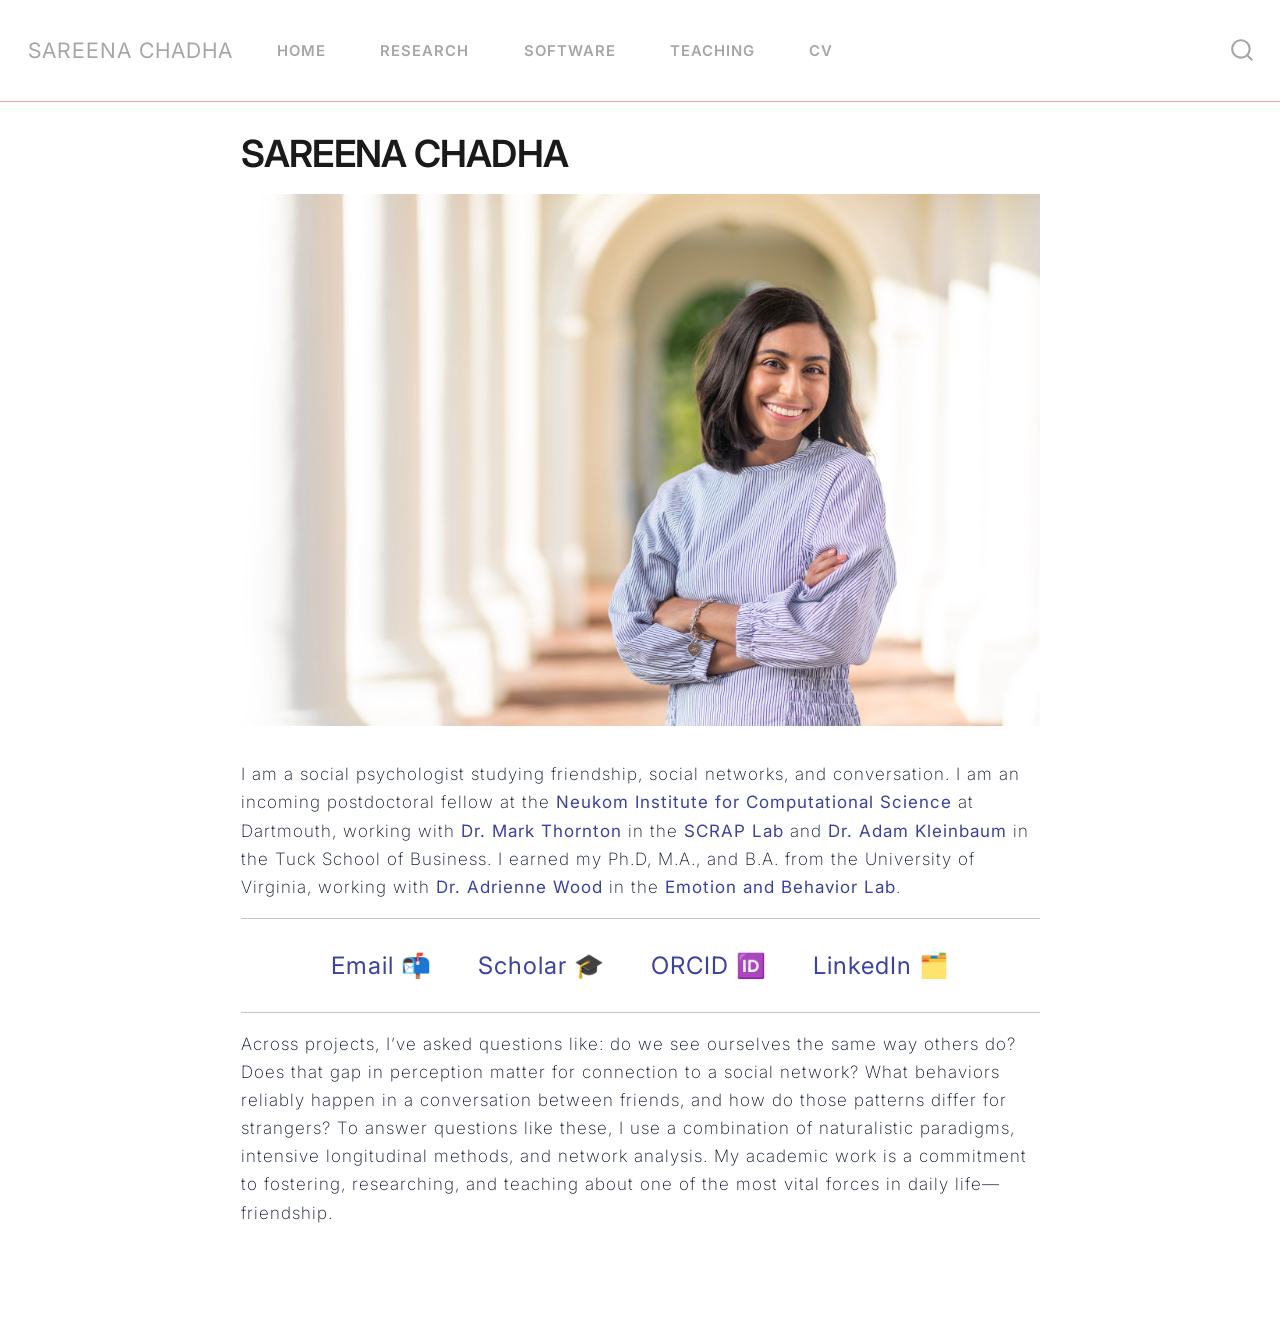
<file: docs/index.html>
<!DOCTYPE html>
<html xmlns="http://www.w3.org/1999/xhtml" lang="en" xml:lang="en"><head>

<meta charset="utf-8">
<meta name="generator" content="quarto-1.9.37">

<meta name="viewport" content="width=device-width, initial-scale=1.0, user-scalable=yes">


<title>Sareena Chadha</title>
<style>
/* Default styles provided by pandoc.
** See https://pandoc.org/MANUAL.html#variables-for-html for config info.
*/
code{white-space: pre-wrap;}
span.smallcaps{font-variant: small-caps;}
div.columns{display: flex; gap: min(4vw, 1.5em);}
div.column{flex: auto; overflow-x: auto;}
div.hanging-indent{margin-left: 1.5em; text-indent: -1.5em;}
ul.task-list{list-style: none;}
ul.task-list li input[type="checkbox"] {
  width: 0.8em;
  margin: 0 0.8em 0.2em -1em; /* quarto-specific, see https://github.com/quarto-dev/quarto-cli/issues/4556 */ 
  vertical-align: middle;
}
</style>


<script src="site_libs/quarto-nav/quarto-nav.js"></script>
<script src="site_libs/quarto-nav/headroom.min.js"></script>
<script src="site_libs/clipboard/clipboard.min.js"></script>
<script src="site_libs/quarto-search/autocomplete.umd.js"></script>
<script src="site_libs/quarto-search/fuse.min.js"></script>
<script src="site_libs/quarto-search/quarto-search.js"></script>
<meta name="quarto:offset" content="./">
<script src="site_libs/quarto-html/quarto.js" type="module"></script>
<script src="site_libs/quarto-html/tabsets/tabsets.js" type="module"></script>
<script src="site_libs/quarto-html/popper.min.js"></script>
<script src="site_libs/quarto-html/tippy.umd.min.js"></script>
<script src="site_libs/quarto-html/anchor.min.js"></script>
<link href="site_libs/quarto-html/tippy.css" rel="stylesheet">
<link href="site_libs/quarto-html/quarto-syntax-highlighting-7f8f88aac4f3542376d5c11b86a4c14d.css" rel="stylesheet" id="quarto-text-highlighting-styles">
<script src="site_libs/bootstrap/bootstrap.min.js"></script>
<link href="site_libs/bootstrap/bootstrap-icons.css" rel="stylesheet">
<link href="site_libs/bootstrap/bootstrap-54ca3c8880fd8c986106ce3bf5c7adc7.min.css" rel="stylesheet" append-hash="true" id="quarto-bootstrap" data-mode="light">
<script id="quarto-search-options" type="application/json">{
  "location": "navbar",
  "copy-button": false,
  "collapse-after": 3,
  "panel-placement": "end",
  "type": "overlay",
  "limit": 50,
  "keyboard-shortcut": [
    "f",
    "/",
    "s"
  ],
  "show-item-context": false,
  "language": {
    "search-no-results-text": "No results",
    "search-matching-documents-text": "matching documents",
    "search-copy-link-title": "Copy link to search",
    "search-hide-matches-text": "Hide additional matches",
    "search-more-match-text": "more match in this document",
    "search-more-matches-text": "more matches in this document",
    "search-clear-button-title": "Clear",
    "search-text-placeholder": "",
    "search-detached-cancel-button-title": "Cancel",
    "search-submit-button-title": "Submit",
    "search-label": "Search"
  }
}</script>
<link href="https://fonts.googleapis.com/css2?family=Inter:wght@300;400;500;600&amp;display=swap" rel="stylesheet">


<link rel="stylesheet" href="styles.css">
</head>

<body class="nav-fixed fullcontent quarto-light">

<div id="quarto-search-results"></div>
  <header id="quarto-header" class="headroom fixed-top">
    <nav class="navbar navbar-expand-lg " data-bs-theme="dark">
      <div class="navbar-container container-fluid">
      <div class="navbar-brand-container mx-auto">
    <a class="navbar-brand" href="./index.html">
    <span class="navbar-title">Sareena Chadha</span>
    </a>
  </div>
            <div id="quarto-search" class="" title="Search"></div>
          <button class="navbar-toggler" type="button" data-bs-toggle="collapse" data-bs-target="#navbarCollapse" aria-controls="navbarCollapse" role="menu" aria-expanded="false" aria-label="Toggle navigation" onclick="if (window.quartoToggleHeadroom) { window.quartoToggleHeadroom(); }">
  <span class="navbar-toggler-icon"></span>
</button>
          <div class="collapse navbar-collapse" id="navbarCollapse">
            <ul class="navbar-nav navbar-nav-scroll me-auto">
  <li class="nav-item">
    <a class="nav-link active" href="./index.html" aria-current="page"> 
<span class="menu-text">Home</span></a>
  </li>  
  <li class="nav-item">
    <a class="nav-link" href="./research.html"> 
<span class="menu-text">Research</span></a>
  </li>  
  <li class="nav-item">
    <a class="nav-link" href="./software.html"> 
<span class="menu-text">Software</span></a>
  </li>  
  <li class="nav-item">
    <a class="nav-link" href="./teaching.html"> 
<span class="menu-text">Teaching</span></a>
  </li>  
  <li class="nav-item">
    <a class="nav-link" href="./cv.html"> 
<span class="menu-text">CV</span></a>
  </li>  
</ul>
          </div> <!-- /navcollapse -->
            <div class="quarto-navbar-tools">
</div>
      </div> <!-- /container-fluid -->
    </nav>
</header>
<!-- content -->
<div id="quarto-content" class="quarto-container page-columns page-rows-contents page-layout-article page-navbar">
<!-- sidebar -->
<!-- margin-sidebar -->
    
<!-- main -->
<main class="content" id="quarto-document-content">

<header id="title-block-header" class="quarto-title-block default">
<div class="quarto-title">
<h1 class="title">Sareena Chadha</h1>
</div>



<div class="quarto-title-meta">

    
  
    
  </div>
  


</header>


<div class="quarto-figure quarto-figure-left">
<figure class="figure">
<p><img src="./images/Chadha-Sareena.jpeg" class="img-fluid quarto-figure quarto-figure-left figure-img" width="1500"></p>
</figure>
</div>
<p>I am a social psychologist studying friendship, social networks, and conversation. I am an incoming postdoctoral fellow at the <a href="https://neukom.dartmouth.edu">Neukom Institute for Computational Science</a> at Dartmouth, working with <a href="https://faculty-directory.dartmouth.edu/mark-thornton">Dr.&nbsp;Mark Thornton</a> in the <a href="https://scraplab.org">SCRAP Lab</a> and <a href="https://tuck.dartmouth.edu/faculty/faculty-directory/adam-m-kleinbaum">Dr.&nbsp;Adam Kleinbaum</a> in the Tuck School of Business. I earned my Ph.D, M.A., and B.A. from the University of Virginia, working with <a href="https://psychology.as.virginia.edu/people/adrienne-wood">Dr.&nbsp;Adrienne Wood</a> in the <a href="https://emotionbehavior.com">Emotion and Behavior Lab</a>.</p>
<hr>
<div style="text-align: center;">
<p><span style="display: inline-block; font-size: 24px; color: #000000; background: #ffffff; border-radius: 6px; padding: 10px 20px;"><a href="mailto:sareena.chadha@dartmouth.edu">Email 📬</a></span> <span style="display: inline-block; font-size: 24px; color: #000000; background: #ffffff; border-radius: 6px; padding: 10px 20px;"><a href="https://scholar.google.com/citations?user=K9E3m8MAAAAJ&amp;hl=en">Scholar 🎓</a></span> <span style="display: inline-block; font-size: 24px; color: #000000; background: #ffffff; border-radius: 6px; padding: 10px 20px;"><a href="https://orcid.org/0000-0002-1301-4554">ORCID 🆔</a></span> <span style="display: inline-block; font-size: 24px; color: #000000; background: #ffffff; border-radius: 6px; padding: 10px 20px;"><a href="https://orcid.org/0000-0002-1301-4554">LinkedIn 🗂️</a></span></p>
</div>
<hr>
<p>Across projects, I’ve asked questions like: do we see ourselves the same way others do? Does that gap in perception matter for connection to a social network? What behaviors reliably happen in a conversation between friends, and how do those patterns differ for strangers? To answer questions like these, I use a combination of naturalistic paradigms, intensive longitudinal methods, and network analysis. My academic work is a commitment to fostering, researching, and teaching about one of the most vital forces in daily life—friendship.</p>



</main> <!-- /main -->
<script id="quarto-html-after-body" type="application/javascript">
  window.document.addEventListener("DOMContentLoaded", function (event) {
    const icon = "";
    const anchorJS = new window.AnchorJS();
    anchorJS.options = {
      placement: 'right',
      icon: icon
    };
    anchorJS.add('.anchored');
    const isCodeAnnotation = (el) => {
      for (const clz of el.classList) {
        if (clz.startsWith('code-annotation-')) {                     
          return true;
        }
      }
      return false;
    }
    const onCopySuccess = function(e) {
      // button target
      const button = e.trigger;
      // don't keep focus
      button.blur();
      // flash "checked"
      button.classList.add('code-copy-button-checked');
      var currentTitle = button.getAttribute("title");
      button.setAttribute("title", "Copied!");
      let tooltip;
      if (window.bootstrap) {
        button.setAttribute("data-bs-toggle", "tooltip");
        button.setAttribute("data-bs-placement", "left");
        button.setAttribute("data-bs-title", "Copied!");
        tooltip = new bootstrap.Tooltip(button, 
          { trigger: "manual", 
            customClass: "code-copy-button-tooltip",
            offset: [0, -8]});
        tooltip.show();    
      }
      setTimeout(function() {
        if (tooltip) {
          tooltip.hide();
          button.removeAttribute("data-bs-title");
          button.removeAttribute("data-bs-toggle");
          button.removeAttribute("data-bs-placement");
        }
        button.setAttribute("title", currentTitle);
        button.classList.remove('code-copy-button-checked');
      }, 1000);
      // clear code selection
      e.clearSelection();
    }
    const getTextToCopy = function(trigger) {
      const outerScaffold = trigger.parentElement.cloneNode(true);
      const codeEl = outerScaffold.querySelector('code');
      for (const childEl of codeEl.children) {
        if (isCodeAnnotation(childEl)) {
          childEl.remove();
        }
      }
      return codeEl.innerText;
    }
    const clipboard = new window.ClipboardJS('.code-copy-button:not([data-in-quarto-modal])', {
      text: getTextToCopy
    });
    clipboard.on('success', onCopySuccess);
    if (window.document.getElementById('quarto-embedded-source-code-modal')) {
      const clipboardModal = new window.ClipboardJS('.code-copy-button[data-in-quarto-modal]', {
        text: getTextToCopy,
        container: window.document.getElementById('quarto-embedded-source-code-modal')
      });
      clipboardModal.on('success', onCopySuccess);
    }
      var localhostRegex = new RegExp(/^(?:http|https):\/\/localhost\:?[0-9]*\//);
      var mailtoRegex = new RegExp(/^mailto:/);
        var filterRegex = new RegExp('/' + window.location.host + '/');
      var isInternal = (href) => {
          return filterRegex.test(href) || localhostRegex.test(href) || mailtoRegex.test(href);
      }
      // Inspect non-navigation links and adorn them if external
     var links = window.document.querySelectorAll('a[href]:not(.nav-link):not(.navbar-brand):not(.toc-action):not(.sidebar-link):not(.sidebar-item-toggle):not(.pagination-link):not(.no-external):not([aria-hidden]):not(.dropdown-item):not(.quarto-navigation-tool):not(.about-link)');
      for (var i=0; i<links.length; i++) {
        const link = links[i];
        if (!isInternal(link.href)) {
          // undo the damage that might have been done by quarto-nav.js in the case of
          // links that we want to consider external
          if (link.dataset.originalHref !== undefined) {
            link.href = link.dataset.originalHref;
          }
        }
      }
    function tippyHover(el, contentFn, onTriggerFn, onUntriggerFn) {
      const config = {
        allowHTML: true,
        maxWidth: 500,
        delay: 100,
        arrow: false,
        appendTo: function(el) {
            return el.parentElement;
        },
        interactive: true,
        interactiveBorder: 10,
        theme: 'quarto',
        placement: 'bottom-start',
      };
      if (contentFn) {
        config.content = contentFn;
      }
      if (onTriggerFn) {
        config.onTrigger = onTriggerFn;
      }
      if (onUntriggerFn) {
        config.onUntrigger = onUntriggerFn;
      }
      window.tippy(el, config); 
    }
    const noterefs = window.document.querySelectorAll('a[role="doc-noteref"]');
    for (var i=0; i<noterefs.length; i++) {
      const ref = noterefs[i];
      tippyHover(ref, function() {
        // use id or data attribute instead here
        let href = ref.getAttribute('data-footnote-href') || ref.getAttribute('href');
        try { href = new URL(href).hash; } catch {}
        const id = href.replace(/^#\/?/, "");
        const note = window.document.getElementById(id);
        if (note) {
          return note.innerHTML;
        } else {
          return "";
        }
      });
    }
    const xrefs = window.document.querySelectorAll('a.quarto-xref');
    const processXRef = (id, note) => {
      // Strip column container classes
      const stripColumnClz = (el) => {
        el.classList.remove("page-full", "page-columns");
        if (el.children) {
          for (const child of el.children) {
            stripColumnClz(child);
          }
        }
      }
      stripColumnClz(note)
      if (id === null || id.startsWith('sec-')) {
        // Special case sections, only their first couple elements
        const container = document.createElement("div");
        if (note.children && note.children.length > 2) {
          container.appendChild(note.children[0].cloneNode(true));
          for (let i = 1; i < note.children.length; i++) {
            const child = note.children[i];
            if (child.tagName === "P" && child.innerText === "") {
              continue;
            } else {
              container.appendChild(child.cloneNode(true));
              break;
            }
          }
          if (window.Quarto?.typesetMath) {
            window.Quarto.typesetMath(container);
          }
          return container.innerHTML
        } else {
          if (window.Quarto?.typesetMath) {
            window.Quarto.typesetMath(note);
          }
          return note.innerHTML;
        }
      } else {
        // Remove any anchor links if they are present
        const anchorLink = note.querySelector('a.anchorjs-link');
        if (anchorLink) {
          anchorLink.remove();
        }
        if (window.Quarto?.typesetMath) {
          window.Quarto.typesetMath(note);
        }
        if (note.classList.contains("callout")) {
          return note.outerHTML;
        } else {
          return note.innerHTML;
        }
      }
    }
    for (var i=0; i<xrefs.length; i++) {
      const xref = xrefs[i];
      tippyHover(xref, undefined, function(instance) {
        instance.disable();
        let url = xref.getAttribute('href');
        let hash = undefined; 
        if (url.startsWith('#')) {
          hash = url;
        } else {
          try { hash = new URL(url).hash; } catch {}
        }
        if (hash) {
          const id = hash.replace(/^#\/?/, "");
          const note = window.document.getElementById(id);
          if (note !== null) {
            try {
              const html = processXRef(id, note.cloneNode(true));
              instance.setContent(html);
            } finally {
              instance.enable();
              instance.show();
            }
          } else {
            // See if we can fetch this
            fetch(url.split('#')[0])
            .then(res => res.text())
            .then(html => {
              const parser = new DOMParser();
              const htmlDoc = parser.parseFromString(html, "text/html");
              const note = htmlDoc.getElementById(id);
              if (note !== null) {
                const html = processXRef(id, note);
                instance.setContent(html);
              } 
            }).finally(() => {
              instance.enable();
              instance.show();
            });
          }
        } else {
          // See if we can fetch a full url (with no hash to target)
          // This is a special case and we should probably do some content thinning / targeting
          fetch(url)
          .then(res => res.text())
          .then(html => {
            const parser = new DOMParser();
            const htmlDoc = parser.parseFromString(html, "text/html");
            const note = htmlDoc.querySelector('main.content');
            if (note !== null) {
              // This should only happen for chapter cross references
              // (since there is no id in the URL)
              // remove the first header
              if (note.children.length > 0 && note.children[0].tagName === "HEADER") {
                note.children[0].remove();
              }
              const html = processXRef(null, note);
              instance.setContent(html);
            } 
          }).finally(() => {
            instance.enable();
            instance.show();
          });
        }
      }, function(instance) {
      });
    }
        let selectedAnnoteEl;
        const selectorForAnnotation = ( cell, annotation) => {
          let cellAttr = 'data-code-cell="' + cell + '"';
          let lineAttr = 'data-code-annotation="' +  annotation + '"';
          const selector = 'span[' + cellAttr + '][' + lineAttr + ']';
          return selector;
        }
        const selectCodeLines = (annoteEl) => {
          const doc = window.document;
          const targetCell = annoteEl.getAttribute("data-target-cell");
          const targetAnnotation = annoteEl.getAttribute("data-target-annotation");
          const annoteSpan = window.document.querySelector(selectorForAnnotation(targetCell, targetAnnotation));
          const lines = annoteSpan.getAttribute("data-code-lines").split(",");
          const lineIds = lines.map((line) => {
            return targetCell + "-" + line;
          })
          let top = null;
          let height = null;
          let parent = null;
          if (lineIds.length > 0) {
              //compute the position of the single el (top and bottom and make a div)
              const el = window.document.getElementById(lineIds[0]);
              top = el.offsetTop;
              height = el.offsetHeight;
              parent = el.parentElement.parentElement;
            if (lineIds.length > 1) {
              const lastEl = window.document.getElementById(lineIds[lineIds.length - 1]);
              const bottom = lastEl.offsetTop + lastEl.offsetHeight;
              height = bottom - top;
            }
            if (top !== null && height !== null && parent !== null) {
              // cook up a div (if necessary) and position it 
              let div = window.document.getElementById("code-annotation-line-highlight");
              if (div === null) {
                div = window.document.createElement("div");
                div.setAttribute("id", "code-annotation-line-highlight");
                div.style.position = 'absolute';
                parent.appendChild(div);
              }
              div.style.top = top - 2 + "px";
              div.style.height = height + 4 + "px";
              div.style.left = 0;
              let gutterDiv = window.document.getElementById("code-annotation-line-highlight-gutter");
              if (gutterDiv === null) {
                gutterDiv = window.document.createElement("div");
                gutterDiv.setAttribute("id", "code-annotation-line-highlight-gutter");
                gutterDiv.style.position = 'absolute';
                const codeCell = window.document.getElementById(targetCell);
                const gutter = codeCell.querySelector('.code-annotation-gutter');
                gutter.appendChild(gutterDiv);
              }
              gutterDiv.style.top = top - 2 + "px";
              gutterDiv.style.height = height + 4 + "px";
            }
            selectedAnnoteEl = annoteEl;
          }
        };
        const unselectCodeLines = () => {
          const elementsIds = ["code-annotation-line-highlight", "code-annotation-line-highlight-gutter"];
          elementsIds.forEach((elId) => {
            const div = window.document.getElementById(elId);
            if (div) {
              div.remove();
            }
          });
          selectedAnnoteEl = undefined;
        };
          // Handle positioning of the toggle
      window.addEventListener(
        "resize",
        throttle(() => {
          elRect = undefined;
          if (selectedAnnoteEl) {
            selectCodeLines(selectedAnnoteEl);
          }
        }, 10)
      );
      function throttle(fn, ms) {
      let throttle = false;
      let timer;
        return (...args) => {
          if(!throttle) { // first call gets through
              fn.apply(this, args);
              throttle = true;
          } else { // all the others get throttled
              if(timer) clearTimeout(timer); // cancel #2
              timer = setTimeout(() => {
                fn.apply(this, args);
                timer = throttle = false;
              }, ms);
          }
        };
      }
        // Attach click handler to the DT
        const annoteDls = window.document.querySelectorAll('dt[data-target-cell]');
        for (const annoteDlNode of annoteDls) {
          annoteDlNode.addEventListener('click', (event) => {
            const clickedEl = event.target;
            if (clickedEl !== selectedAnnoteEl) {
              unselectCodeLines();
              const activeEl = window.document.querySelector('dt[data-target-cell].code-annotation-active');
              if (activeEl) {
                activeEl.classList.remove('code-annotation-active');
              }
              selectCodeLines(clickedEl);
              clickedEl.classList.add('code-annotation-active');
            } else {
              // Unselect the line
              unselectCodeLines();
              clickedEl.classList.remove('code-annotation-active');
            }
          });
        }
    const findCites = (el) => {
      const parentEl = el.parentElement;
      if (parentEl) {
        const cites = parentEl.dataset.cites;
        if (cites) {
          return {
            el,
            cites: cites.split(' ')
          };
        } else {
          return findCites(el.parentElement)
        }
      } else {
        return undefined;
      }
    };
    var bibliorefs = window.document.querySelectorAll('a[role="doc-biblioref"]');
    for (var i=0; i<bibliorefs.length; i++) {
      const ref = bibliorefs[i];
      const citeInfo = findCites(ref);
      if (citeInfo) {
        tippyHover(citeInfo.el, function() {
          var popup = window.document.createElement('div');
          citeInfo.cites.forEach(function(cite) {
            var citeDiv = window.document.createElement('div');
            citeDiv.classList.add('hanging-indent');
            citeDiv.classList.add('csl-entry');
            var biblioDiv = window.document.getElementById('ref-' + cite);
            if (biblioDiv) {
              citeDiv.innerHTML = biblioDiv.innerHTML;
            }
            popup.appendChild(citeDiv);
          });
          return popup.innerHTML;
        });
      }
    }
  });
  </script>
</div> <!-- /content -->




</body></html>
</file>
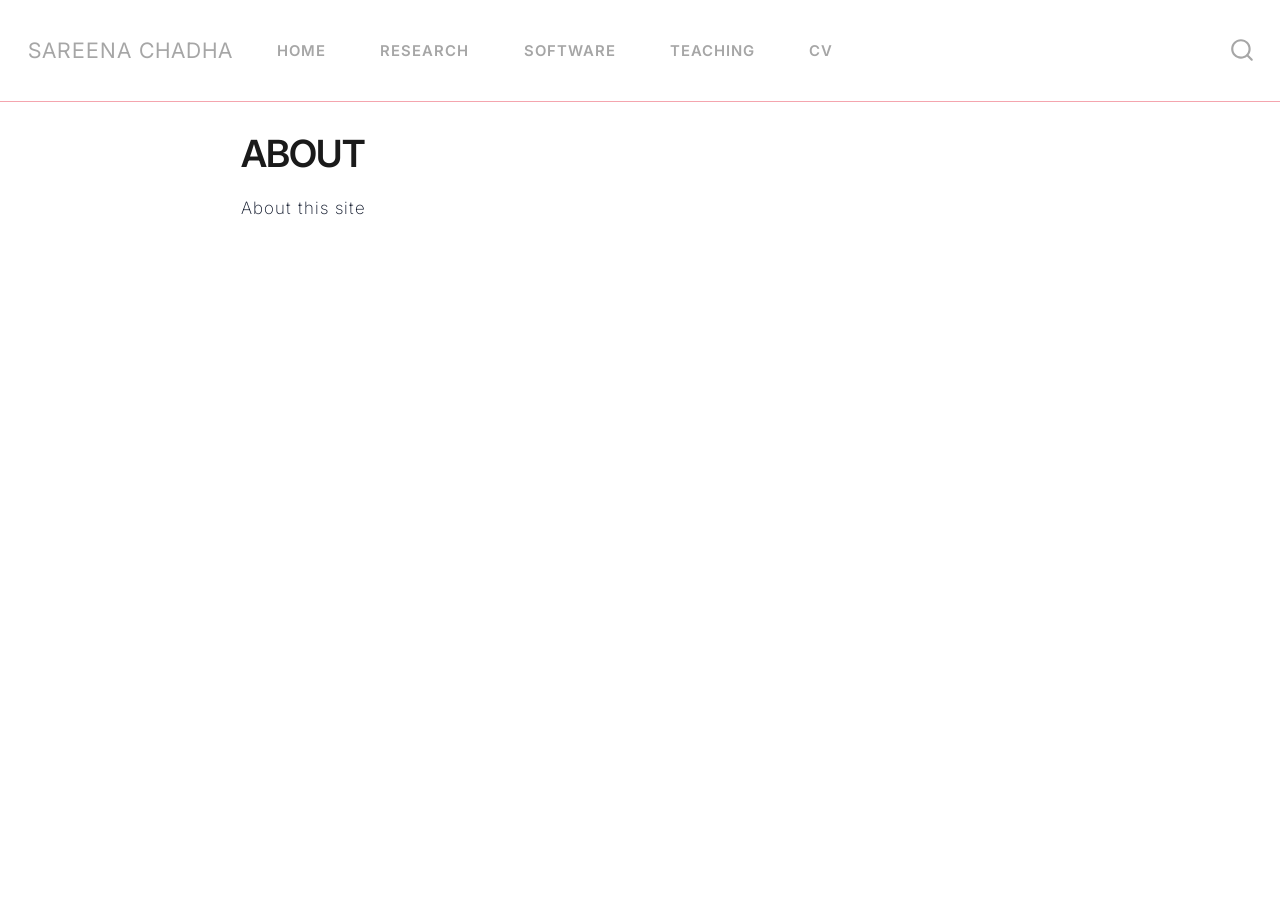
<file: docs/about.html>
<!DOCTYPE html>
<html xmlns="http://www.w3.org/1999/xhtml" lang="en" xml:lang="en"><head>

<meta charset="utf-8">
<meta name="generator" content="quarto-1.9.37">

<meta name="viewport" content="width=device-width, initial-scale=1.0, user-scalable=yes">


<title>About – Sareena Chadha</title>
<style>
/* Default styles provided by pandoc.
** See https://pandoc.org/MANUAL.html#variables-for-html for config info.
*/
code{white-space: pre-wrap;}
span.smallcaps{font-variant: small-caps;}
div.columns{display: flex; gap: min(4vw, 1.5em);}
div.column{flex: auto; overflow-x: auto;}
div.hanging-indent{margin-left: 1.5em; text-indent: -1.5em;}
ul.task-list{list-style: none;}
ul.task-list li input[type="checkbox"] {
  width: 0.8em;
  margin: 0 0.8em 0.2em -1em; /* quarto-specific, see https://github.com/quarto-dev/quarto-cli/issues/4556 */ 
  vertical-align: middle;
}
</style>


<script src="site_libs/quarto-nav/quarto-nav.js"></script>
<script src="site_libs/quarto-nav/headroom.min.js"></script>
<script src="site_libs/clipboard/clipboard.min.js"></script>
<script src="site_libs/quarto-search/autocomplete.umd.js"></script>
<script src="site_libs/quarto-search/fuse.min.js"></script>
<script src="site_libs/quarto-search/quarto-search.js"></script>
<meta name="quarto:offset" content="./">
<script src="site_libs/quarto-html/quarto.js" type="module"></script>
<script src="site_libs/quarto-html/tabsets/tabsets.js" type="module"></script>
<script src="site_libs/quarto-html/popper.min.js"></script>
<script src="site_libs/quarto-html/tippy.umd.min.js"></script>
<script src="site_libs/quarto-html/anchor.min.js"></script>
<link href="site_libs/quarto-html/tippy.css" rel="stylesheet">
<link href="site_libs/quarto-html/quarto-syntax-highlighting-7f8f88aac4f3542376d5c11b86a4c14d.css" rel="stylesheet" id="quarto-text-highlighting-styles">
<script src="site_libs/bootstrap/bootstrap.min.js"></script>
<link href="site_libs/bootstrap/bootstrap-icons.css" rel="stylesheet">
<link href="site_libs/bootstrap/bootstrap-54ca3c8880fd8c986106ce3bf5c7adc7.min.css" rel="stylesheet" append-hash="true" id="quarto-bootstrap" data-mode="light">
<script id="quarto-search-options" type="application/json">{
  "location": "navbar",
  "copy-button": false,
  "collapse-after": 3,
  "panel-placement": "end",
  "type": "overlay",
  "limit": 50,
  "keyboard-shortcut": [
    "f",
    "/",
    "s"
  ],
  "show-item-context": false,
  "language": {
    "search-no-results-text": "No results",
    "search-matching-documents-text": "matching documents",
    "search-copy-link-title": "Copy link to search",
    "search-hide-matches-text": "Hide additional matches",
    "search-more-match-text": "more match in this document",
    "search-more-matches-text": "more matches in this document",
    "search-clear-button-title": "Clear",
    "search-text-placeholder": "",
    "search-detached-cancel-button-title": "Cancel",
    "search-submit-button-title": "Submit",
    "search-label": "Search"
  }
}</script>
<link href="https://fonts.googleapis.com/css2?family=Inter:wght@300;400;500;600&amp;display=swap" rel="stylesheet">


<link rel="stylesheet" href="styles.css">
</head>

<body class="nav-fixed fullcontent quarto-light">

<div id="quarto-search-results"></div>
  <header id="quarto-header" class="headroom fixed-top">
    <nav class="navbar navbar-expand-lg " data-bs-theme="dark">
      <div class="navbar-container container-fluid">
      <div class="navbar-brand-container mx-auto">
    <a class="navbar-brand" href="./index.html">
    <span class="navbar-title">Sareena Chadha</span>
    </a>
  </div>
            <div id="quarto-search" class="" title="Search"></div>
          <button class="navbar-toggler" type="button" data-bs-toggle="collapse" data-bs-target="#navbarCollapse" aria-controls="navbarCollapse" role="menu" aria-expanded="false" aria-label="Toggle navigation" onclick="if (window.quartoToggleHeadroom) { window.quartoToggleHeadroom(); }">
  <span class="navbar-toggler-icon"></span>
</button>
          <div class="collapse navbar-collapse" id="navbarCollapse">
            <ul class="navbar-nav navbar-nav-scroll me-auto">
  <li class="nav-item">
    <a class="nav-link" href="./index.html"> 
<span class="menu-text">Home</span></a>
  </li>  
  <li class="nav-item">
    <a class="nav-link" href="./research.html"> 
<span class="menu-text">Research</span></a>
  </li>  
  <li class="nav-item">
    <a class="nav-link" href="./software.html"> 
<span class="menu-text">Software</span></a>
  </li>  
  <li class="nav-item">
    <a class="nav-link" href="./teaching.html"> 
<span class="menu-text">Teaching</span></a>
  </li>  
  <li class="nav-item">
    <a class="nav-link" href="./cv.html"> 
<span class="menu-text">CV</span></a>
  </li>  
</ul>
          </div> <!-- /navcollapse -->
            <div class="quarto-navbar-tools">
</div>
      </div> <!-- /container-fluid -->
    </nav>
</header>
<!-- content -->
<div id="quarto-content" class="quarto-container page-columns page-rows-contents page-layout-article page-navbar">
<!-- sidebar -->
<!-- margin-sidebar -->
    
<!-- main -->
<main class="content" id="quarto-document-content">

<header id="title-block-header" class="quarto-title-block default">
<div class="quarto-title">
<h1 class="title">About</h1>
</div>



<div class="quarto-title-meta">

    
  
    
  </div>
  


</header>


<p>About this site</p>



</main> <!-- /main -->
<script id="quarto-html-after-body" type="application/javascript">
  window.document.addEventListener("DOMContentLoaded", function (event) {
    const icon = "";
    const anchorJS = new window.AnchorJS();
    anchorJS.options = {
      placement: 'right',
      icon: icon
    };
    anchorJS.add('.anchored');
    const isCodeAnnotation = (el) => {
      for (const clz of el.classList) {
        if (clz.startsWith('code-annotation-')) {                     
          return true;
        }
      }
      return false;
    }
    const onCopySuccess = function(e) {
      // button target
      const button = e.trigger;
      // don't keep focus
      button.blur();
      // flash "checked"
      button.classList.add('code-copy-button-checked');
      var currentTitle = button.getAttribute("title");
      button.setAttribute("title", "Copied!");
      let tooltip;
      if (window.bootstrap) {
        button.setAttribute("data-bs-toggle", "tooltip");
        button.setAttribute("data-bs-placement", "left");
        button.setAttribute("data-bs-title", "Copied!");
        tooltip = new bootstrap.Tooltip(button, 
          { trigger: "manual", 
            customClass: "code-copy-button-tooltip",
            offset: [0, -8]});
        tooltip.show();    
      }
      setTimeout(function() {
        if (tooltip) {
          tooltip.hide();
          button.removeAttribute("data-bs-title");
          button.removeAttribute("data-bs-toggle");
          button.removeAttribute("data-bs-placement");
        }
        button.setAttribute("title", currentTitle);
        button.classList.remove('code-copy-button-checked');
      }, 1000);
      // clear code selection
      e.clearSelection();
    }
    const getTextToCopy = function(trigger) {
      const outerScaffold = trigger.parentElement.cloneNode(true);
      const codeEl = outerScaffold.querySelector('code');
      for (const childEl of codeEl.children) {
        if (isCodeAnnotation(childEl)) {
          childEl.remove();
        }
      }
      return codeEl.innerText;
    }
    const clipboard = new window.ClipboardJS('.code-copy-button:not([data-in-quarto-modal])', {
      text: getTextToCopy
    });
    clipboard.on('success', onCopySuccess);
    if (window.document.getElementById('quarto-embedded-source-code-modal')) {
      const clipboardModal = new window.ClipboardJS('.code-copy-button[data-in-quarto-modal]', {
        text: getTextToCopy,
        container: window.document.getElementById('quarto-embedded-source-code-modal')
      });
      clipboardModal.on('success', onCopySuccess);
    }
      var localhostRegex = new RegExp(/^(?:http|https):\/\/localhost\:?[0-9]*\//);
      var mailtoRegex = new RegExp(/^mailto:/);
        var filterRegex = new RegExp('/' + window.location.host + '/');
      var isInternal = (href) => {
          return filterRegex.test(href) || localhostRegex.test(href) || mailtoRegex.test(href);
      }
      // Inspect non-navigation links and adorn them if external
     var links = window.document.querySelectorAll('a[href]:not(.nav-link):not(.navbar-brand):not(.toc-action):not(.sidebar-link):not(.sidebar-item-toggle):not(.pagination-link):not(.no-external):not([aria-hidden]):not(.dropdown-item):not(.quarto-navigation-tool):not(.about-link)');
      for (var i=0; i<links.length; i++) {
        const link = links[i];
        if (!isInternal(link.href)) {
          // undo the damage that might have been done by quarto-nav.js in the case of
          // links that we want to consider external
          if (link.dataset.originalHref !== undefined) {
            link.href = link.dataset.originalHref;
          }
        }
      }
    function tippyHover(el, contentFn, onTriggerFn, onUntriggerFn) {
      const config = {
        allowHTML: true,
        maxWidth: 500,
        delay: 100,
        arrow: false,
        appendTo: function(el) {
            return el.parentElement;
        },
        interactive: true,
        interactiveBorder: 10,
        theme: 'quarto',
        placement: 'bottom-start',
      };
      if (contentFn) {
        config.content = contentFn;
      }
      if (onTriggerFn) {
        config.onTrigger = onTriggerFn;
      }
      if (onUntriggerFn) {
        config.onUntrigger = onUntriggerFn;
      }
      window.tippy(el, config); 
    }
    const noterefs = window.document.querySelectorAll('a[role="doc-noteref"]');
    for (var i=0; i<noterefs.length; i++) {
      const ref = noterefs[i];
      tippyHover(ref, function() {
        // use id or data attribute instead here
        let href = ref.getAttribute('data-footnote-href') || ref.getAttribute('href');
        try { href = new URL(href).hash; } catch {}
        const id = href.replace(/^#\/?/, "");
        const note = window.document.getElementById(id);
        if (note) {
          return note.innerHTML;
        } else {
          return "";
        }
      });
    }
    const xrefs = window.document.querySelectorAll('a.quarto-xref');
    const processXRef = (id, note) => {
      // Strip column container classes
      const stripColumnClz = (el) => {
        el.classList.remove("page-full", "page-columns");
        if (el.children) {
          for (const child of el.children) {
            stripColumnClz(child);
          }
        }
      }
      stripColumnClz(note)
      if (id === null || id.startsWith('sec-')) {
        // Special case sections, only their first couple elements
        const container = document.createElement("div");
        if (note.children && note.children.length > 2) {
          container.appendChild(note.children[0].cloneNode(true));
          for (let i = 1; i < note.children.length; i++) {
            const child = note.children[i];
            if (child.tagName === "P" && child.innerText === "") {
              continue;
            } else {
              container.appendChild(child.cloneNode(true));
              break;
            }
          }
          if (window.Quarto?.typesetMath) {
            window.Quarto.typesetMath(container);
          }
          return container.innerHTML
        } else {
          if (window.Quarto?.typesetMath) {
            window.Quarto.typesetMath(note);
          }
          return note.innerHTML;
        }
      } else {
        // Remove any anchor links if they are present
        const anchorLink = note.querySelector('a.anchorjs-link');
        if (anchorLink) {
          anchorLink.remove();
        }
        if (window.Quarto?.typesetMath) {
          window.Quarto.typesetMath(note);
        }
        if (note.classList.contains("callout")) {
          return note.outerHTML;
        } else {
          return note.innerHTML;
        }
      }
    }
    for (var i=0; i<xrefs.length; i++) {
      const xref = xrefs[i];
      tippyHover(xref, undefined, function(instance) {
        instance.disable();
        let url = xref.getAttribute('href');
        let hash = undefined; 
        if (url.startsWith('#')) {
          hash = url;
        } else {
          try { hash = new URL(url).hash; } catch {}
        }
        if (hash) {
          const id = hash.replace(/^#\/?/, "");
          const note = window.document.getElementById(id);
          if (note !== null) {
            try {
              const html = processXRef(id, note.cloneNode(true));
              instance.setContent(html);
            } finally {
              instance.enable();
              instance.show();
            }
          } else {
            // See if we can fetch this
            fetch(url.split('#')[0])
            .then(res => res.text())
            .then(html => {
              const parser = new DOMParser();
              const htmlDoc = parser.parseFromString(html, "text/html");
              const note = htmlDoc.getElementById(id);
              if (note !== null) {
                const html = processXRef(id, note);
                instance.setContent(html);
              } 
            }).finally(() => {
              instance.enable();
              instance.show();
            });
          }
        } else {
          // See if we can fetch a full url (with no hash to target)
          // This is a special case and we should probably do some content thinning / targeting
          fetch(url)
          .then(res => res.text())
          .then(html => {
            const parser = new DOMParser();
            const htmlDoc = parser.parseFromString(html, "text/html");
            const note = htmlDoc.querySelector('main.content');
            if (note !== null) {
              // This should only happen for chapter cross references
              // (since there is no id in the URL)
              // remove the first header
              if (note.children.length > 0 && note.children[0].tagName === "HEADER") {
                note.children[0].remove();
              }
              const html = processXRef(null, note);
              instance.setContent(html);
            } 
          }).finally(() => {
            instance.enable();
            instance.show();
          });
        }
      }, function(instance) {
      });
    }
        let selectedAnnoteEl;
        const selectorForAnnotation = ( cell, annotation) => {
          let cellAttr = 'data-code-cell="' + cell + '"';
          let lineAttr = 'data-code-annotation="' +  annotation + '"';
          const selector = 'span[' + cellAttr + '][' + lineAttr + ']';
          return selector;
        }
        const selectCodeLines = (annoteEl) => {
          const doc = window.document;
          const targetCell = annoteEl.getAttribute("data-target-cell");
          const targetAnnotation = annoteEl.getAttribute("data-target-annotation");
          const annoteSpan = window.document.querySelector(selectorForAnnotation(targetCell, targetAnnotation));
          const lines = annoteSpan.getAttribute("data-code-lines").split(",");
          const lineIds = lines.map((line) => {
            return targetCell + "-" + line;
          })
          let top = null;
          let height = null;
          let parent = null;
          if (lineIds.length > 0) {
              //compute the position of the single el (top and bottom and make a div)
              const el = window.document.getElementById(lineIds[0]);
              top = el.offsetTop;
              height = el.offsetHeight;
              parent = el.parentElement.parentElement;
            if (lineIds.length > 1) {
              const lastEl = window.document.getElementById(lineIds[lineIds.length - 1]);
              const bottom = lastEl.offsetTop + lastEl.offsetHeight;
              height = bottom - top;
            }
            if (top !== null && height !== null && parent !== null) {
              // cook up a div (if necessary) and position it 
              let div = window.document.getElementById("code-annotation-line-highlight");
              if (div === null) {
                div = window.document.createElement("div");
                div.setAttribute("id", "code-annotation-line-highlight");
                div.style.position = 'absolute';
                parent.appendChild(div);
              }
              div.style.top = top - 2 + "px";
              div.style.height = height + 4 + "px";
              div.style.left = 0;
              let gutterDiv = window.document.getElementById("code-annotation-line-highlight-gutter");
              if (gutterDiv === null) {
                gutterDiv = window.document.createElement("div");
                gutterDiv.setAttribute("id", "code-annotation-line-highlight-gutter");
                gutterDiv.style.position = 'absolute';
                const codeCell = window.document.getElementById(targetCell);
                const gutter = codeCell.querySelector('.code-annotation-gutter');
                gutter.appendChild(gutterDiv);
              }
              gutterDiv.style.top = top - 2 + "px";
              gutterDiv.style.height = height + 4 + "px";
            }
            selectedAnnoteEl = annoteEl;
          }
        };
        const unselectCodeLines = () => {
          const elementsIds = ["code-annotation-line-highlight", "code-annotation-line-highlight-gutter"];
          elementsIds.forEach((elId) => {
            const div = window.document.getElementById(elId);
            if (div) {
              div.remove();
            }
          });
          selectedAnnoteEl = undefined;
        };
          // Handle positioning of the toggle
      window.addEventListener(
        "resize",
        throttle(() => {
          elRect = undefined;
          if (selectedAnnoteEl) {
            selectCodeLines(selectedAnnoteEl);
          }
        }, 10)
      );
      function throttle(fn, ms) {
      let throttle = false;
      let timer;
        return (...args) => {
          if(!throttle) { // first call gets through
              fn.apply(this, args);
              throttle = true;
          } else { // all the others get throttled
              if(timer) clearTimeout(timer); // cancel #2
              timer = setTimeout(() => {
                fn.apply(this, args);
                timer = throttle = false;
              }, ms);
          }
        };
      }
        // Attach click handler to the DT
        const annoteDls = window.document.querySelectorAll('dt[data-target-cell]');
        for (const annoteDlNode of annoteDls) {
          annoteDlNode.addEventListener('click', (event) => {
            const clickedEl = event.target;
            if (clickedEl !== selectedAnnoteEl) {
              unselectCodeLines();
              const activeEl = window.document.querySelector('dt[data-target-cell].code-annotation-active');
              if (activeEl) {
                activeEl.classList.remove('code-annotation-active');
              }
              selectCodeLines(clickedEl);
              clickedEl.classList.add('code-annotation-active');
            } else {
              // Unselect the line
              unselectCodeLines();
              clickedEl.classList.remove('code-annotation-active');
            }
          });
        }
    const findCites = (el) => {
      const parentEl = el.parentElement;
      if (parentEl) {
        const cites = parentEl.dataset.cites;
        if (cites) {
          return {
            el,
            cites: cites.split(' ')
          };
        } else {
          return findCites(el.parentElement)
        }
      } else {
        return undefined;
      }
    };
    var bibliorefs = window.document.querySelectorAll('a[role="doc-biblioref"]');
    for (var i=0; i<bibliorefs.length; i++) {
      const ref = bibliorefs[i];
      const citeInfo = findCites(ref);
      if (citeInfo) {
        tippyHover(citeInfo.el, function() {
          var popup = window.document.createElement('div');
          citeInfo.cites.forEach(function(cite) {
            var citeDiv = window.document.createElement('div');
            citeDiv.classList.add('hanging-indent');
            citeDiv.classList.add('csl-entry');
            var biblioDiv = window.document.getElementById('ref-' + cite);
            if (biblioDiv) {
              citeDiv.innerHTML = biblioDiv.innerHTML;
            }
            popup.appendChild(citeDiv);
          });
          return popup.innerHTML;
        });
      }
    }
  });
  </script>
</div> <!-- /content -->




</body></html>
</file>
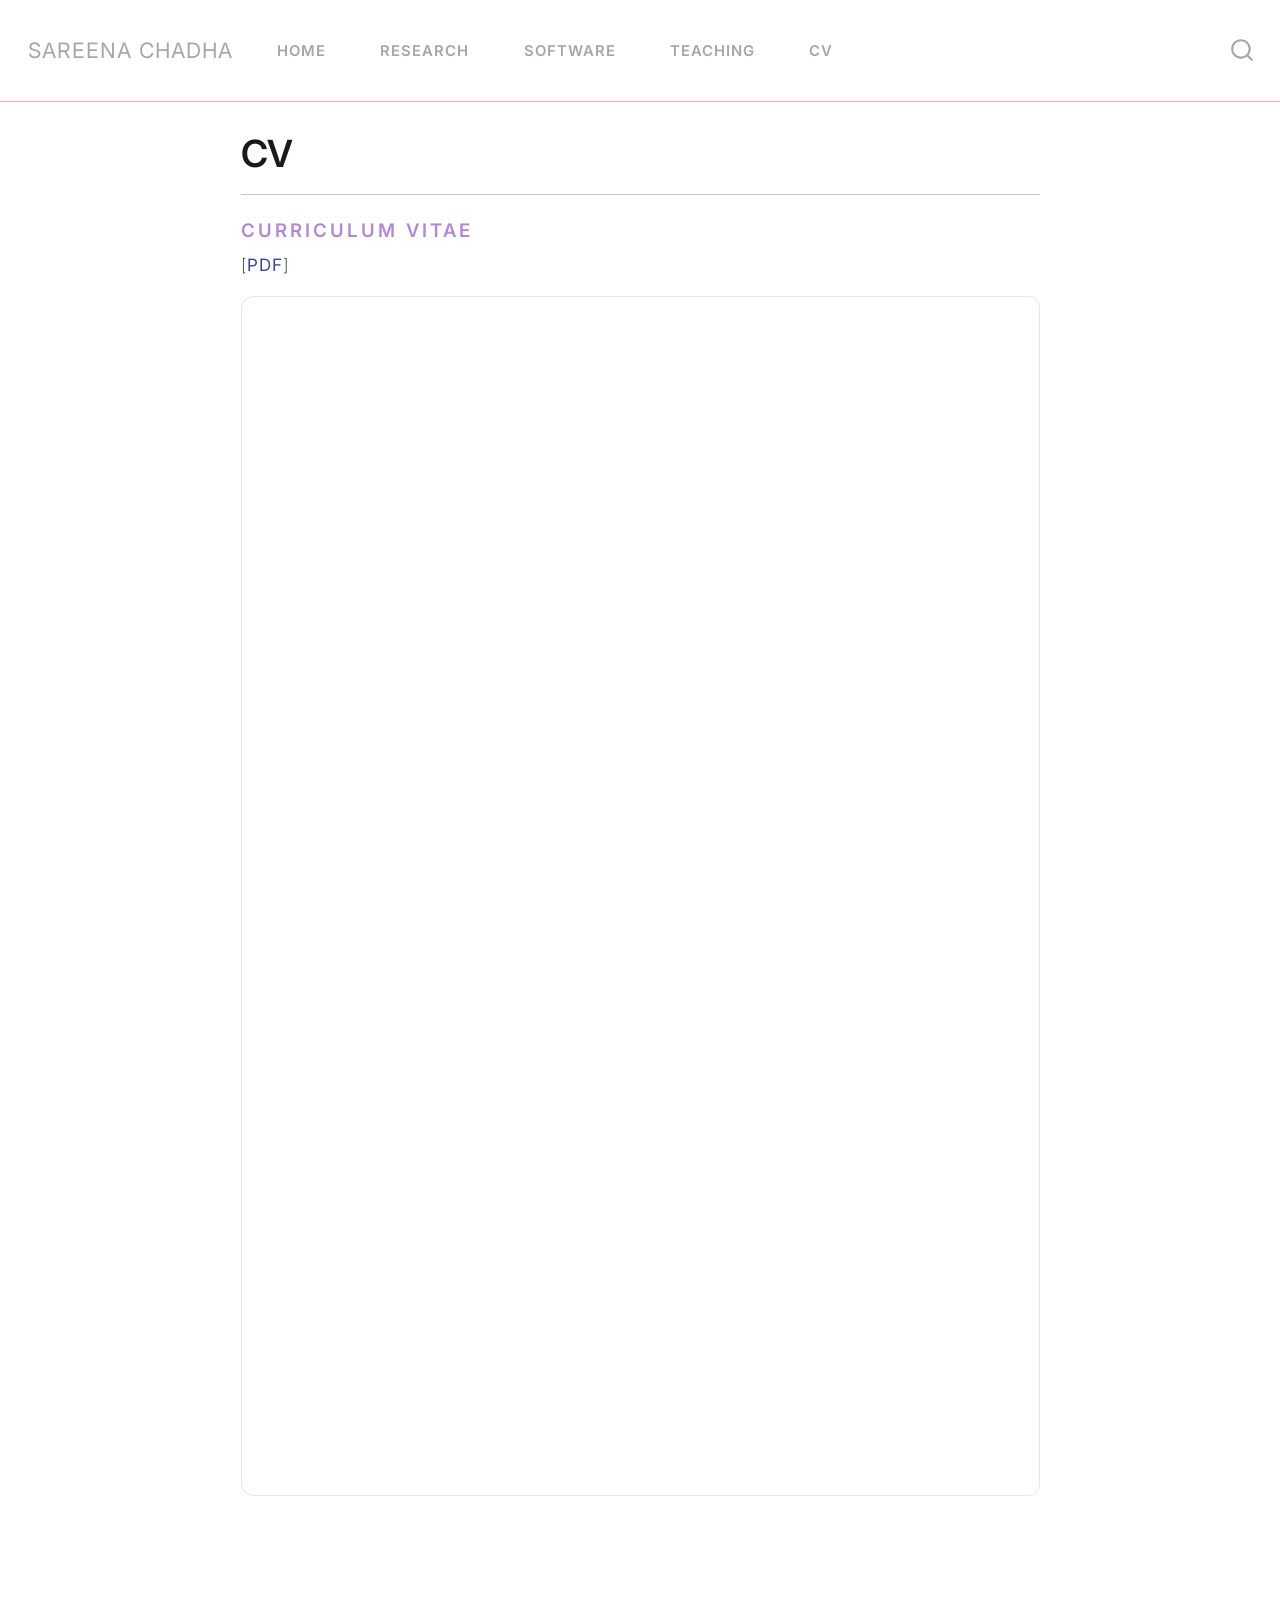
<file: docs/cv.html>
<!DOCTYPE html>
<html xmlns="http://www.w3.org/1999/xhtml" lang="en" xml:lang="en"><head>

<meta charset="utf-8">
<meta name="generator" content="quarto-1.9.37">

<meta name="viewport" content="width=device-width, initial-scale=1.0, user-scalable=yes">


<title>CV – Sareena Chadha</title>
<style>
/* Default styles provided by pandoc.
** See https://pandoc.org/MANUAL.html#variables-for-html for config info.
*/
code{white-space: pre-wrap;}
span.smallcaps{font-variant: small-caps;}
div.columns{display: flex; gap: min(4vw, 1.5em);}
div.column{flex: auto; overflow-x: auto;}
div.hanging-indent{margin-left: 1.5em; text-indent: -1.5em;}
ul.task-list{list-style: none;}
ul.task-list li input[type="checkbox"] {
  width: 0.8em;
  margin: 0 0.8em 0.2em -1em; /* quarto-specific, see https://github.com/quarto-dev/quarto-cli/issues/4556 */ 
  vertical-align: middle;
}
</style>


<script src="site_libs/quarto-nav/quarto-nav.js"></script>
<script src="site_libs/quarto-nav/headroom.min.js"></script>
<script src="site_libs/clipboard/clipboard.min.js"></script>
<script src="site_libs/quarto-search/autocomplete.umd.js"></script>
<script src="site_libs/quarto-search/fuse.min.js"></script>
<script src="site_libs/quarto-search/quarto-search.js"></script>
<meta name="quarto:offset" content="./">
<script src="site_libs/quarto-html/quarto.js" type="module"></script>
<script src="site_libs/quarto-html/tabsets/tabsets.js" type="module"></script>
<script src="site_libs/quarto-html/popper.min.js"></script>
<script src="site_libs/quarto-html/tippy.umd.min.js"></script>
<script src="site_libs/quarto-html/anchor.min.js"></script>
<link href="site_libs/quarto-html/tippy.css" rel="stylesheet">
<link href="site_libs/quarto-html/quarto-syntax-highlighting-7f8f88aac4f3542376d5c11b86a4c14d.css" rel="stylesheet" id="quarto-text-highlighting-styles">
<script src="site_libs/bootstrap/bootstrap.min.js"></script>
<link href="site_libs/bootstrap/bootstrap-icons.css" rel="stylesheet">
<link href="site_libs/bootstrap/bootstrap-54ca3c8880fd8c986106ce3bf5c7adc7.min.css" rel="stylesheet" append-hash="true" id="quarto-bootstrap" data-mode="light">
<script id="quarto-search-options" type="application/json">{
  "location": "navbar",
  "copy-button": false,
  "collapse-after": 3,
  "panel-placement": "end",
  "type": "overlay",
  "limit": 50,
  "keyboard-shortcut": [
    "f",
    "/",
    "s"
  ],
  "show-item-context": false,
  "language": {
    "search-no-results-text": "No results",
    "search-matching-documents-text": "matching documents",
    "search-copy-link-title": "Copy link to search",
    "search-hide-matches-text": "Hide additional matches",
    "search-more-match-text": "more match in this document",
    "search-more-matches-text": "more matches in this document",
    "search-clear-button-title": "Clear",
    "search-text-placeholder": "",
    "search-detached-cancel-button-title": "Cancel",
    "search-submit-button-title": "Submit",
    "search-label": "Search"
  }
}</script>
<link href="https://fonts.googleapis.com/css2?family=Inter:wght@300;400;500;600&amp;display=swap" rel="stylesheet">


<link rel="stylesheet" href="styles.css">
</head>

<body class="nav-fixed fullcontent quarto-light">

<div id="quarto-search-results"></div>
  <header id="quarto-header" class="headroom fixed-top">
    <nav class="navbar navbar-expand-lg " data-bs-theme="dark">
      <div class="navbar-container container-fluid">
      <div class="navbar-brand-container mx-auto">
    <a class="navbar-brand" href="./index.html">
    <span class="navbar-title">Sareena Chadha</span>
    </a>
  </div>
            <div id="quarto-search" class="" title="Search"></div>
          <button class="navbar-toggler" type="button" data-bs-toggle="collapse" data-bs-target="#navbarCollapse" aria-controls="navbarCollapse" role="menu" aria-expanded="false" aria-label="Toggle navigation" onclick="if (window.quartoToggleHeadroom) { window.quartoToggleHeadroom(); }">
  <span class="navbar-toggler-icon"></span>
</button>
          <div class="collapse navbar-collapse" id="navbarCollapse">
            <ul class="navbar-nav navbar-nav-scroll me-auto">
  <li class="nav-item">
    <a class="nav-link" href="./index.html"> 
<span class="menu-text">Home</span></a>
  </li>  
  <li class="nav-item">
    <a class="nav-link" href="./research.html"> 
<span class="menu-text">Research</span></a>
  </li>  
  <li class="nav-item">
    <a class="nav-link" href="./software.html"> 
<span class="menu-text">Software</span></a>
  </li>  
  <li class="nav-item">
    <a class="nav-link" href="./teaching.html"> 
<span class="menu-text">Teaching</span></a>
  </li>  
  <li class="nav-item">
    <a class="nav-link active" href="./cv.html" aria-current="page"> 
<span class="menu-text">CV</span></a>
  </li>  
</ul>
          </div> <!-- /navcollapse -->
            <div class="quarto-navbar-tools">
</div>
      </div> <!-- /container-fluid -->
    </nav>
</header>
<!-- content -->
<div id="quarto-content" class="quarto-container page-columns page-rows-contents page-layout-article page-navbar">
<!-- sidebar -->
<!-- margin-sidebar -->
    
<!-- main -->
<main class="content" id="quarto-document-content">

<header id="title-block-header" class="quarto-title-block default">
<div class="quarto-title">
<h1 class="title">CV</h1>
</div>



<div class="quarto-title-meta">

    
  
    
  </div>
  


</header>


<hr>
<section id="curriculum-vitae" class="level3">
<h3 class="anchored" data-anchor-id="curriculum-vitae">Curriculum Vitae</h3>
<p>[<a href="./pdfs/CV.pdf">PDF</a>]</p>
<iframe src="./pdfs/CV.pdf" width="100%" height="1200px" style="border: 1px solid #e2e8f0; border-radius: 12px;">
</iframe>


</section>

</main> <!-- /main -->
<script id="quarto-html-after-body" type="application/javascript">
  window.document.addEventListener("DOMContentLoaded", function (event) {
    const icon = "";
    const anchorJS = new window.AnchorJS();
    anchorJS.options = {
      placement: 'right',
      icon: icon
    };
    anchorJS.add('.anchored');
    const isCodeAnnotation = (el) => {
      for (const clz of el.classList) {
        if (clz.startsWith('code-annotation-')) {                     
          return true;
        }
      }
      return false;
    }
    const onCopySuccess = function(e) {
      // button target
      const button = e.trigger;
      // don't keep focus
      button.blur();
      // flash "checked"
      button.classList.add('code-copy-button-checked');
      var currentTitle = button.getAttribute("title");
      button.setAttribute("title", "Copied!");
      let tooltip;
      if (window.bootstrap) {
        button.setAttribute("data-bs-toggle", "tooltip");
        button.setAttribute("data-bs-placement", "left");
        button.setAttribute("data-bs-title", "Copied!");
        tooltip = new bootstrap.Tooltip(button, 
          { trigger: "manual", 
            customClass: "code-copy-button-tooltip",
            offset: [0, -8]});
        tooltip.show();    
      }
      setTimeout(function() {
        if (tooltip) {
          tooltip.hide();
          button.removeAttribute("data-bs-title");
          button.removeAttribute("data-bs-toggle");
          button.removeAttribute("data-bs-placement");
        }
        button.setAttribute("title", currentTitle);
        button.classList.remove('code-copy-button-checked');
      }, 1000);
      // clear code selection
      e.clearSelection();
    }
    const getTextToCopy = function(trigger) {
      const outerScaffold = trigger.parentElement.cloneNode(true);
      const codeEl = outerScaffold.querySelector('code');
      for (const childEl of codeEl.children) {
        if (isCodeAnnotation(childEl)) {
          childEl.remove();
        }
      }
      return codeEl.innerText;
    }
    const clipboard = new window.ClipboardJS('.code-copy-button:not([data-in-quarto-modal])', {
      text: getTextToCopy
    });
    clipboard.on('success', onCopySuccess);
    if (window.document.getElementById('quarto-embedded-source-code-modal')) {
      const clipboardModal = new window.ClipboardJS('.code-copy-button[data-in-quarto-modal]', {
        text: getTextToCopy,
        container: window.document.getElementById('quarto-embedded-source-code-modal')
      });
      clipboardModal.on('success', onCopySuccess);
    }
      var localhostRegex = new RegExp(/^(?:http|https):\/\/localhost\:?[0-9]*\//);
      var mailtoRegex = new RegExp(/^mailto:/);
        var filterRegex = new RegExp('/' + window.location.host + '/');
      var isInternal = (href) => {
          return filterRegex.test(href) || localhostRegex.test(href) || mailtoRegex.test(href);
      }
      // Inspect non-navigation links and adorn them if external
     var links = window.document.querySelectorAll('a[href]:not(.nav-link):not(.navbar-brand):not(.toc-action):not(.sidebar-link):not(.sidebar-item-toggle):not(.pagination-link):not(.no-external):not([aria-hidden]):not(.dropdown-item):not(.quarto-navigation-tool):not(.about-link)');
      for (var i=0; i<links.length; i++) {
        const link = links[i];
        if (!isInternal(link.href)) {
          // undo the damage that might have been done by quarto-nav.js in the case of
          // links that we want to consider external
          if (link.dataset.originalHref !== undefined) {
            link.href = link.dataset.originalHref;
          }
        }
      }
    function tippyHover(el, contentFn, onTriggerFn, onUntriggerFn) {
      const config = {
        allowHTML: true,
        maxWidth: 500,
        delay: 100,
        arrow: false,
        appendTo: function(el) {
            return el.parentElement;
        },
        interactive: true,
        interactiveBorder: 10,
        theme: 'quarto',
        placement: 'bottom-start',
      };
      if (contentFn) {
        config.content = contentFn;
      }
      if (onTriggerFn) {
        config.onTrigger = onTriggerFn;
      }
      if (onUntriggerFn) {
        config.onUntrigger = onUntriggerFn;
      }
      window.tippy(el, config); 
    }
    const noterefs = window.document.querySelectorAll('a[role="doc-noteref"]');
    for (var i=0; i<noterefs.length; i++) {
      const ref = noterefs[i];
      tippyHover(ref, function() {
        // use id or data attribute instead here
        let href = ref.getAttribute('data-footnote-href') || ref.getAttribute('href');
        try { href = new URL(href).hash; } catch {}
        const id = href.replace(/^#\/?/, "");
        const note = window.document.getElementById(id);
        if (note) {
          return note.innerHTML;
        } else {
          return "";
        }
      });
    }
    const xrefs = window.document.querySelectorAll('a.quarto-xref');
    const processXRef = (id, note) => {
      // Strip column container classes
      const stripColumnClz = (el) => {
        el.classList.remove("page-full", "page-columns");
        if (el.children) {
          for (const child of el.children) {
            stripColumnClz(child);
          }
        }
      }
      stripColumnClz(note)
      if (id === null || id.startsWith('sec-')) {
        // Special case sections, only their first couple elements
        const container = document.createElement("div");
        if (note.children && note.children.length > 2) {
          container.appendChild(note.children[0].cloneNode(true));
          for (let i = 1; i < note.children.length; i++) {
            const child = note.children[i];
            if (child.tagName === "P" && child.innerText === "") {
              continue;
            } else {
              container.appendChild(child.cloneNode(true));
              break;
            }
          }
          if (window.Quarto?.typesetMath) {
            window.Quarto.typesetMath(container);
          }
          return container.innerHTML
        } else {
          if (window.Quarto?.typesetMath) {
            window.Quarto.typesetMath(note);
          }
          return note.innerHTML;
        }
      } else {
        // Remove any anchor links if they are present
        const anchorLink = note.querySelector('a.anchorjs-link');
        if (anchorLink) {
          anchorLink.remove();
        }
        if (window.Quarto?.typesetMath) {
          window.Quarto.typesetMath(note);
        }
        if (note.classList.contains("callout")) {
          return note.outerHTML;
        } else {
          return note.innerHTML;
        }
      }
    }
    for (var i=0; i<xrefs.length; i++) {
      const xref = xrefs[i];
      tippyHover(xref, undefined, function(instance) {
        instance.disable();
        let url = xref.getAttribute('href');
        let hash = undefined; 
        if (url.startsWith('#')) {
          hash = url;
        } else {
          try { hash = new URL(url).hash; } catch {}
        }
        if (hash) {
          const id = hash.replace(/^#\/?/, "");
          const note = window.document.getElementById(id);
          if (note !== null) {
            try {
              const html = processXRef(id, note.cloneNode(true));
              instance.setContent(html);
            } finally {
              instance.enable();
              instance.show();
            }
          } else {
            // See if we can fetch this
            fetch(url.split('#')[0])
            .then(res => res.text())
            .then(html => {
              const parser = new DOMParser();
              const htmlDoc = parser.parseFromString(html, "text/html");
              const note = htmlDoc.getElementById(id);
              if (note !== null) {
                const html = processXRef(id, note);
                instance.setContent(html);
              } 
            }).finally(() => {
              instance.enable();
              instance.show();
            });
          }
        } else {
          // See if we can fetch a full url (with no hash to target)
          // This is a special case and we should probably do some content thinning / targeting
          fetch(url)
          .then(res => res.text())
          .then(html => {
            const parser = new DOMParser();
            const htmlDoc = parser.parseFromString(html, "text/html");
            const note = htmlDoc.querySelector('main.content');
            if (note !== null) {
              // This should only happen for chapter cross references
              // (since there is no id in the URL)
              // remove the first header
              if (note.children.length > 0 && note.children[0].tagName === "HEADER") {
                note.children[0].remove();
              }
              const html = processXRef(null, note);
              instance.setContent(html);
            } 
          }).finally(() => {
            instance.enable();
            instance.show();
          });
        }
      }, function(instance) {
      });
    }
        let selectedAnnoteEl;
        const selectorForAnnotation = ( cell, annotation) => {
          let cellAttr = 'data-code-cell="' + cell + '"';
          let lineAttr = 'data-code-annotation="' +  annotation + '"';
          const selector = 'span[' + cellAttr + '][' + lineAttr + ']';
          return selector;
        }
        const selectCodeLines = (annoteEl) => {
          const doc = window.document;
          const targetCell = annoteEl.getAttribute("data-target-cell");
          const targetAnnotation = annoteEl.getAttribute("data-target-annotation");
          const annoteSpan = window.document.querySelector(selectorForAnnotation(targetCell, targetAnnotation));
          const lines = annoteSpan.getAttribute("data-code-lines").split(",");
          const lineIds = lines.map((line) => {
            return targetCell + "-" + line;
          })
          let top = null;
          let height = null;
          let parent = null;
          if (lineIds.length > 0) {
              //compute the position of the single el (top and bottom and make a div)
              const el = window.document.getElementById(lineIds[0]);
              top = el.offsetTop;
              height = el.offsetHeight;
              parent = el.parentElement.parentElement;
            if (lineIds.length > 1) {
              const lastEl = window.document.getElementById(lineIds[lineIds.length - 1]);
              const bottom = lastEl.offsetTop + lastEl.offsetHeight;
              height = bottom - top;
            }
            if (top !== null && height !== null && parent !== null) {
              // cook up a div (if necessary) and position it 
              let div = window.document.getElementById("code-annotation-line-highlight");
              if (div === null) {
                div = window.document.createElement("div");
                div.setAttribute("id", "code-annotation-line-highlight");
                div.style.position = 'absolute';
                parent.appendChild(div);
              }
              div.style.top = top - 2 + "px";
              div.style.height = height + 4 + "px";
              div.style.left = 0;
              let gutterDiv = window.document.getElementById("code-annotation-line-highlight-gutter");
              if (gutterDiv === null) {
                gutterDiv = window.document.createElement("div");
                gutterDiv.setAttribute("id", "code-annotation-line-highlight-gutter");
                gutterDiv.style.position = 'absolute';
                const codeCell = window.document.getElementById(targetCell);
                const gutter = codeCell.querySelector('.code-annotation-gutter');
                gutter.appendChild(gutterDiv);
              }
              gutterDiv.style.top = top - 2 + "px";
              gutterDiv.style.height = height + 4 + "px";
            }
            selectedAnnoteEl = annoteEl;
          }
        };
        const unselectCodeLines = () => {
          const elementsIds = ["code-annotation-line-highlight", "code-annotation-line-highlight-gutter"];
          elementsIds.forEach((elId) => {
            const div = window.document.getElementById(elId);
            if (div) {
              div.remove();
            }
          });
          selectedAnnoteEl = undefined;
        };
          // Handle positioning of the toggle
      window.addEventListener(
        "resize",
        throttle(() => {
          elRect = undefined;
          if (selectedAnnoteEl) {
            selectCodeLines(selectedAnnoteEl);
          }
        }, 10)
      );
      function throttle(fn, ms) {
      let throttle = false;
      let timer;
        return (...args) => {
          if(!throttle) { // first call gets through
              fn.apply(this, args);
              throttle = true;
          } else { // all the others get throttled
              if(timer) clearTimeout(timer); // cancel #2
              timer = setTimeout(() => {
                fn.apply(this, args);
                timer = throttle = false;
              }, ms);
          }
        };
      }
        // Attach click handler to the DT
        const annoteDls = window.document.querySelectorAll('dt[data-target-cell]');
        for (const annoteDlNode of annoteDls) {
          annoteDlNode.addEventListener('click', (event) => {
            const clickedEl = event.target;
            if (clickedEl !== selectedAnnoteEl) {
              unselectCodeLines();
              const activeEl = window.document.querySelector('dt[data-target-cell].code-annotation-active');
              if (activeEl) {
                activeEl.classList.remove('code-annotation-active');
              }
              selectCodeLines(clickedEl);
              clickedEl.classList.add('code-annotation-active');
            } else {
              // Unselect the line
              unselectCodeLines();
              clickedEl.classList.remove('code-annotation-active');
            }
          });
        }
    const findCites = (el) => {
      const parentEl = el.parentElement;
      if (parentEl) {
        const cites = parentEl.dataset.cites;
        if (cites) {
          return {
            el,
            cites: cites.split(' ')
          };
        } else {
          return findCites(el.parentElement)
        }
      } else {
        return undefined;
      }
    };
    var bibliorefs = window.document.querySelectorAll('a[role="doc-biblioref"]');
    for (var i=0; i<bibliorefs.length; i++) {
      const ref = bibliorefs[i];
      const citeInfo = findCites(ref);
      if (citeInfo) {
        tippyHover(citeInfo.el, function() {
          var popup = window.document.createElement('div');
          citeInfo.cites.forEach(function(cite) {
            var citeDiv = window.document.createElement('div');
            citeDiv.classList.add('hanging-indent');
            citeDiv.classList.add('csl-entry');
            var biblioDiv = window.document.getElementById('ref-' + cite);
            if (biblioDiv) {
              citeDiv.innerHTML = biblioDiv.innerHTML;
            }
            popup.appendChild(citeDiv);
          });
          return popup.innerHTML;
        });
      }
    }
  });
  </script>
</div> <!-- /content -->




</body></html>
</file>
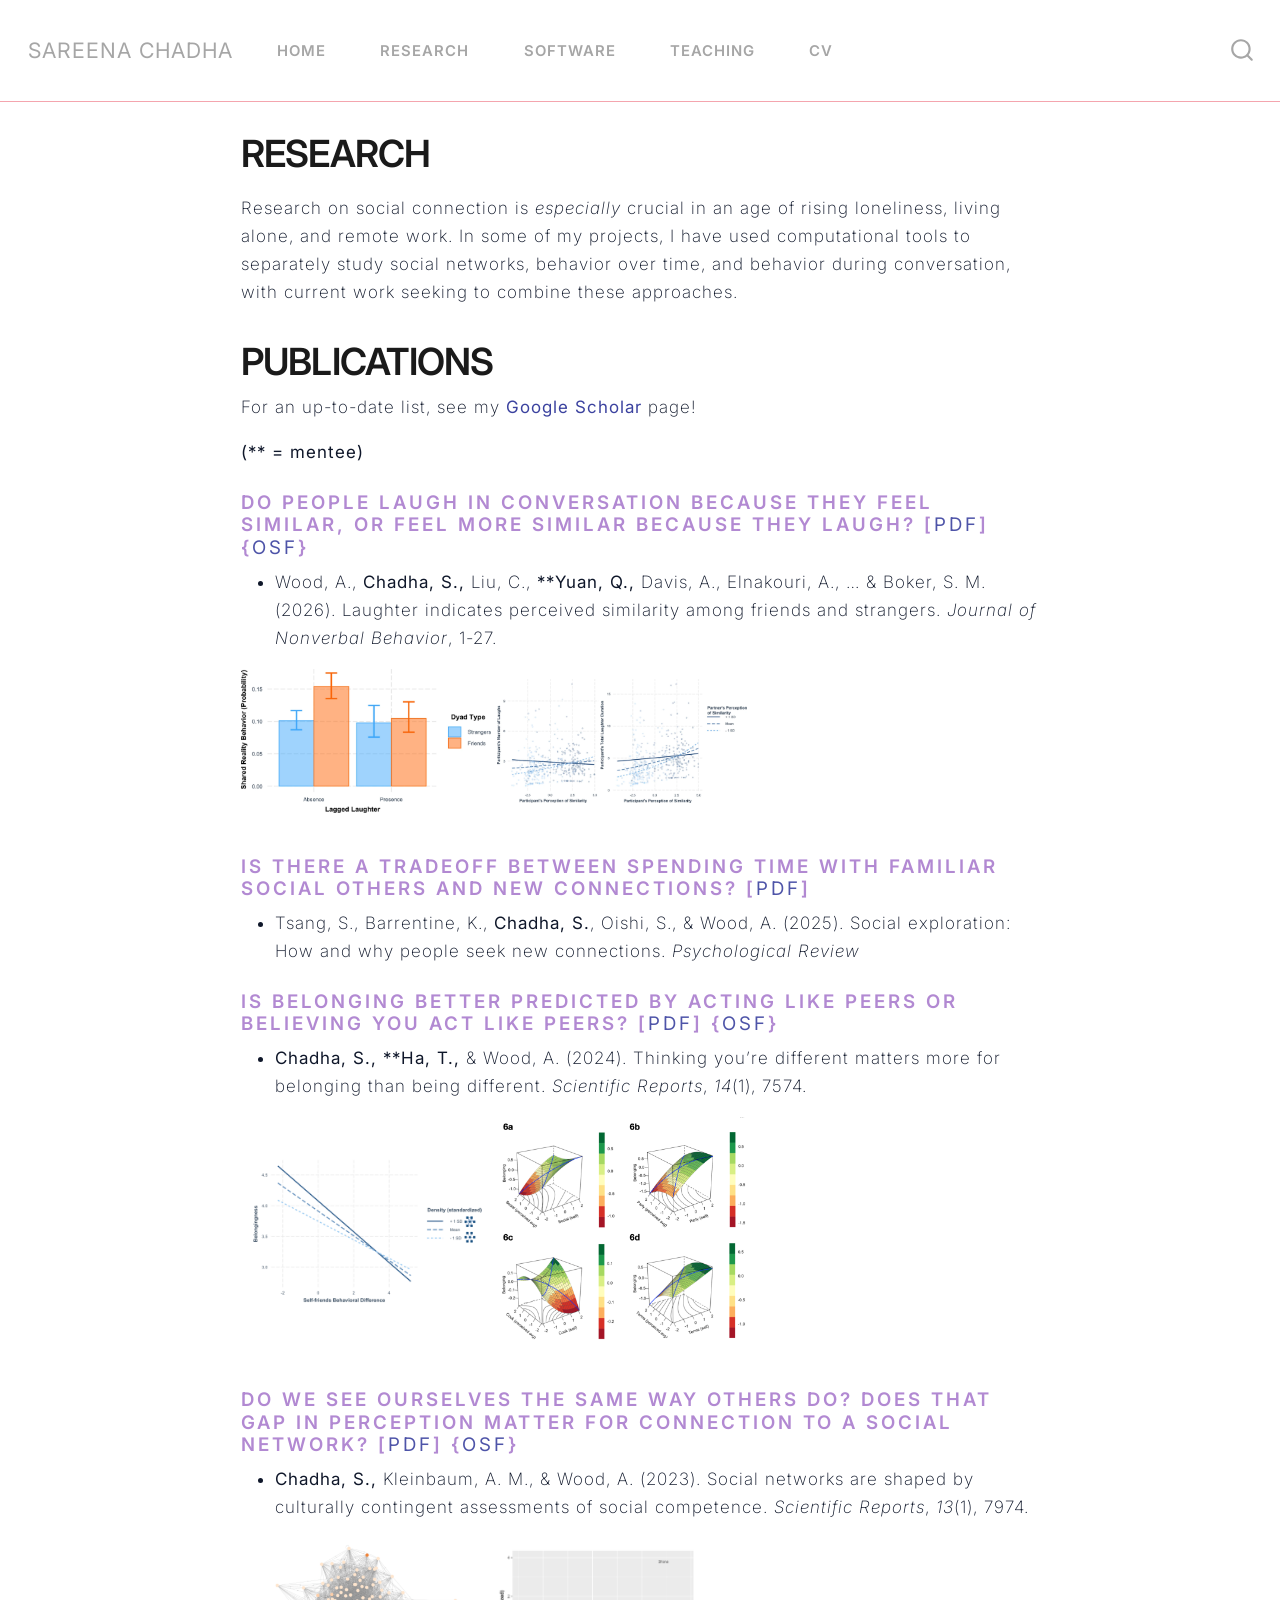
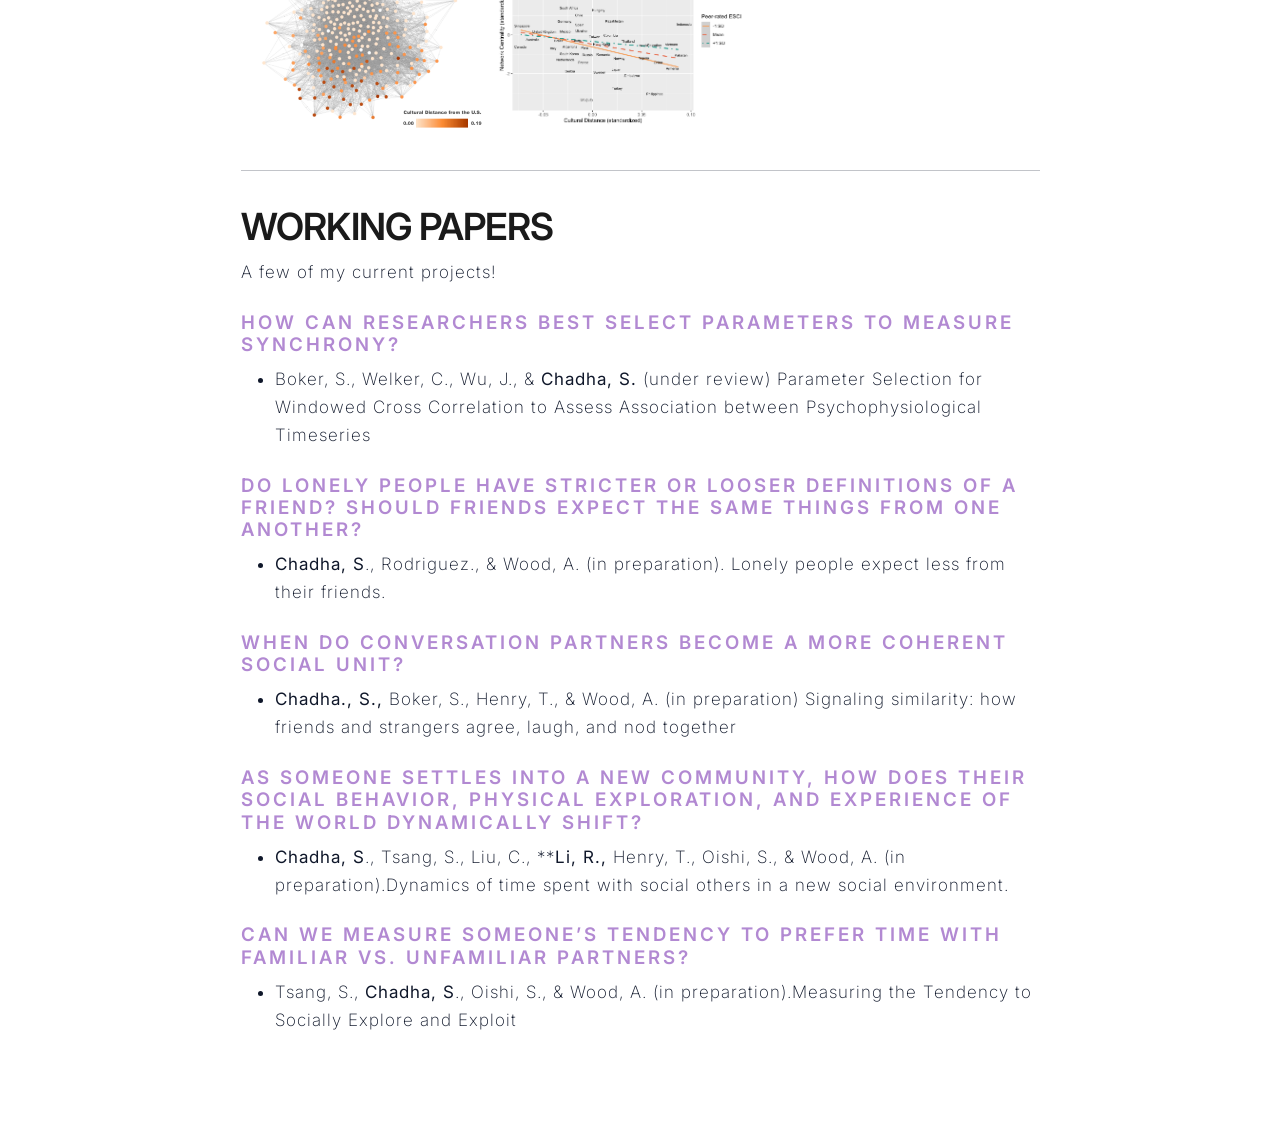
<file: docs/research.html>
<!DOCTYPE html>
<html xmlns="http://www.w3.org/1999/xhtml" lang="en" xml:lang="en"><head>

<meta charset="utf-8">
<meta name="generator" content="quarto-1.9.37">

<meta name="viewport" content="width=device-width, initial-scale=1.0, user-scalable=yes">


<title>Research – Sareena Chadha</title>
<style>
/* Default styles provided by pandoc.
** See https://pandoc.org/MANUAL.html#variables-for-html for config info.
*/
code{white-space: pre-wrap;}
span.smallcaps{font-variant: small-caps;}
div.columns{display: flex; gap: min(4vw, 1.5em);}
div.column{flex: auto; overflow-x: auto;}
div.hanging-indent{margin-left: 1.5em; text-indent: -1.5em;}
ul.task-list{list-style: none;}
ul.task-list li input[type="checkbox"] {
  width: 0.8em;
  margin: 0 0.8em 0.2em -1em; /* quarto-specific, see https://github.com/quarto-dev/quarto-cli/issues/4556 */ 
  vertical-align: middle;
}
</style>


<script src="site_libs/quarto-nav/quarto-nav.js"></script>
<script src="site_libs/quarto-nav/headroom.min.js"></script>
<script src="site_libs/clipboard/clipboard.min.js"></script>
<script src="site_libs/quarto-search/autocomplete.umd.js"></script>
<script src="site_libs/quarto-search/fuse.min.js"></script>
<script src="site_libs/quarto-search/quarto-search.js"></script>
<meta name="quarto:offset" content="./">
<script src="site_libs/quarto-html/quarto.js" type="module"></script>
<script src="site_libs/quarto-html/tabsets/tabsets.js" type="module"></script>
<script src="site_libs/quarto-html/popper.min.js"></script>
<script src="site_libs/quarto-html/tippy.umd.min.js"></script>
<script src="site_libs/quarto-html/anchor.min.js"></script>
<link href="site_libs/quarto-html/tippy.css" rel="stylesheet">
<link href="site_libs/quarto-html/quarto-syntax-highlighting-7f8f88aac4f3542376d5c11b86a4c14d.css" rel="stylesheet" id="quarto-text-highlighting-styles">
<script src="site_libs/bootstrap/bootstrap.min.js"></script>
<link href="site_libs/bootstrap/bootstrap-icons.css" rel="stylesheet">
<link href="site_libs/bootstrap/bootstrap-54ca3c8880fd8c986106ce3bf5c7adc7.min.css" rel="stylesheet" append-hash="true" id="quarto-bootstrap" data-mode="light">
<script id="quarto-search-options" type="application/json">{
  "location": "navbar",
  "copy-button": false,
  "collapse-after": 3,
  "panel-placement": "end",
  "type": "overlay",
  "limit": 50,
  "keyboard-shortcut": [
    "f",
    "/",
    "s"
  ],
  "show-item-context": false,
  "language": {
    "search-no-results-text": "No results",
    "search-matching-documents-text": "matching documents",
    "search-copy-link-title": "Copy link to search",
    "search-hide-matches-text": "Hide additional matches",
    "search-more-match-text": "more match in this document",
    "search-more-matches-text": "more matches in this document",
    "search-clear-button-title": "Clear",
    "search-text-placeholder": "",
    "search-detached-cancel-button-title": "Cancel",
    "search-submit-button-title": "Submit",
    "search-label": "Search"
  }
}</script>
<link href="https://fonts.googleapis.com/css2?family=Inter:wght@300;400;500;600&amp;display=swap" rel="stylesheet">


<link rel="stylesheet" href="styles.css">
</head>

<body class="nav-fixed fullcontent quarto-light">

<div id="quarto-search-results"></div>
  <header id="quarto-header" class="headroom fixed-top">
    <nav class="navbar navbar-expand-lg " data-bs-theme="dark">
      <div class="navbar-container container-fluid">
      <div class="navbar-brand-container mx-auto">
    <a class="navbar-brand" href="./index.html">
    <span class="navbar-title">Sareena Chadha</span>
    </a>
  </div>
            <div id="quarto-search" class="" title="Search"></div>
          <button class="navbar-toggler" type="button" data-bs-toggle="collapse" data-bs-target="#navbarCollapse" aria-controls="navbarCollapse" role="menu" aria-expanded="false" aria-label="Toggle navigation" onclick="if (window.quartoToggleHeadroom) { window.quartoToggleHeadroom(); }">
  <span class="navbar-toggler-icon"></span>
</button>
          <div class="collapse navbar-collapse" id="navbarCollapse">
            <ul class="navbar-nav navbar-nav-scroll me-auto">
  <li class="nav-item">
    <a class="nav-link" href="./index.html"> 
<span class="menu-text">Home</span></a>
  </li>  
  <li class="nav-item">
    <a class="nav-link active" href="./research.html" aria-current="page"> 
<span class="menu-text">Research</span></a>
  </li>  
  <li class="nav-item">
    <a class="nav-link" href="./software.html"> 
<span class="menu-text">Software</span></a>
  </li>  
  <li class="nav-item">
    <a class="nav-link" href="./teaching.html"> 
<span class="menu-text">Teaching</span></a>
  </li>  
  <li class="nav-item">
    <a class="nav-link" href="./cv.html"> 
<span class="menu-text">CV</span></a>
  </li>  
</ul>
          </div> <!-- /navcollapse -->
            <div class="quarto-navbar-tools">
</div>
      </div> <!-- /container-fluid -->
    </nav>
</header>
<!-- content -->
<div id="quarto-content" class="quarto-container page-columns page-rows-contents page-layout-article page-navbar">
<!-- sidebar -->
<!-- margin-sidebar -->
    
<!-- main -->
<main class="content" id="quarto-document-content">

<header id="title-block-header" class="quarto-title-block default">
<div class="quarto-title">
<h1 class="title">Research</h1>
</div>



<div class="quarto-title-meta">

    
  
    
  </div>
  


</header>


<p>Research on social connection is <em>especially</em> crucial in an age of rising loneliness, living alone, and remote work. In some of my projects, I have used computational tools to separately study social networks, behavior over time, and behavior during conversation, with current work seeking to combine these approaches.</p>
<section id="publications" class="level1">
<h1>Publications</h1>
<p>For an up-to-date list, see my <a href="https://scholar.google.com/citations?user=K9E3m8MAAAAJ&amp;hl=en">Google Scholar</a> page!</p>
<p><strong>(** = mentee)</strong></p>
<section id="do-people-laugh-in-conversation-because-they-feel-similar-or-feel-more-similar-because-they-laugh-pdf-osf" class="level3">
<h3 class="anchored" data-anchor-id="do-people-laugh-in-conversation-because-they-feel-similar-or-feel-more-similar-because-they-laugh-pdf-osf">Do people laugh in conversation because they feel similar, or feel more similar because they laugh? [<a href="website/pdfs/2026 nonverbal.pdf">PDF</a>] {<a href="https://osf.io/u67gy/">OSF</a>}</h3>
<ul>
<li>Wood, A., <strong>Chadha, S.,</strong> Liu, C., <strong>**Yuan, Q.,</strong> Davis, A., Elnakouri, A., … &amp; Boker, S. M. (2026). Laughter indicates perceived similarity among friends and strangers.&nbsp;<em>Journal of Nonverbal Behavior</em>, 1-27.</li>
</ul>
<p><img src="images/research-26nonverbal1.png" class="img-fluid quarto-figure quarto-figure-center" width="250"> <img src="images/research-26nonverbal2.png" class="img-fluid quarto-figure quarto-figure-center" width="250"></p>
</section>
<section id="is-there-a-tradeoff-between-spending-time-with-familiar-social-others-and-new-connections-pdf" class="level3">
<h3 class="anchored" data-anchor-id="is-there-a-tradeoff-between-spending-time-with-familiar-social-others-and-new-connections-pdf">Is there a tradeoff between spending time with familiar social others and new connections? [<a href="website/pdfs/2025 review.pdf">PDF</a>]</h3>
<ul>
<li>Tsang, S., Barrentine, K., <strong>Chadha, S.</strong>, Oishi, S., &amp; Wood, A. (2025). Social exploration: How and why people seek new connections.&nbsp;<em>Psychological Review</em></li>
</ul>
</section>
<section id="is-belonging-better-predicted-by-acting-like-peers-or-believing-you-act-like-peers-pdf-osf" class="level3">
<h3 class="anchored" data-anchor-id="is-belonging-better-predicted-by-acting-like-peers-or-believing-you-act-like-peers-pdf-osf">Is belonging better predicted by acting like peers or believing you act like peers? [<a href="website/pdfs/2024 scirep.pdf">PDF</a>] {<a href="https://osf.io/wv5r6/overview?view_only=b812a856a3944cc190e556ac0678501d">OSF</a>}</h3>
<ul>
<li><strong>Chadha, S., **Ha, T.,</strong> &amp; Wood, A. (2024). Thinking you’re different matters more for belonging than being different.&nbsp;<em>Scientific Reports</em>,&nbsp;<em>14</em>(1), 7574.</li>
</ul>
<p><img src="images/research-24scirep1.png" class="img-fluid quarto-figure quarto-figure-center" width="250"> <img src="images/research-24scirep2.png" class="img-fluid quarto-figure quarto-figure-center" width="250"></p>
</section>
<section id="do-we-see-ourselves-the-same-way-others-do-does-that-gap-in-perception-matter-for-connection-to-a-social-network-pdf-osf" class="level3">
<h3 class="anchored" data-anchor-id="do-we-see-ourselves-the-same-way-others-do-does-that-gap-in-perception-matter-for-connection-to-a-social-network-pdf-osf">Do we see ourselves the same way others do? Does that gap in perception matter for connection to a social network? [<a href="website/pdfs/2023 scirep.pdf">PDF</a>] {<a href="https://osf.io/a5ctb/overview?view_only=e7de41e9ceba40bfab073ac197efc4d3">OSF</a>}</h3>
<ul>
<li><strong>Chadha, S.,</strong> Kleinbaum, A. M., &amp; Wood, A. (2023). Social networks are shaped by culturally contingent assessments of social competence.&nbsp;<em>Scientific Reports</em>,&nbsp;<em>13</em>(1), 7974.</li>
</ul>
<p><img src="images/research-23scirep1.png" class="img-fluid quarto-figure quarto-figure-center" width="250"> <img src="images/research-23scirep2.png" class="img-fluid quarto-figure quarto-figure-center" width="250"></p>
<hr>
</section>
</section>
<section id="working-papers" class="level1">
<h1>Working Papers</h1>
<p>A few of my current projects!</p>
<section id="how-can-researchers-best-select-parameters-to-measure-synchrony" class="level3">
<h3 class="anchored" data-anchor-id="how-can-researchers-best-select-parameters-to-measure-synchrony">How can researchers best select parameters to measure synchrony?</h3>
<ul>
<li>Boker, S., Welker, C., Wu, J., &amp; <strong>Chadha, S.</strong> (under review) Parameter Selection for Windowed Cross Correlation to Assess Association between Psychophysiological Timeseries</li>
</ul>
</section>
<section id="do-lonely-people-have-stricter-or-looser-definitions-of-a-friend-should-friends-expect-the-same-things-from-one-another" class="level3">
<h3 class="anchored" data-anchor-id="do-lonely-people-have-stricter-or-looser-definitions-of-a-friend-should-friends-expect-the-same-things-from-one-another">Do lonely people have stricter or looser definitions of a friend? Should friends expect the same things from one another?</h3>
<ul>
<li><strong>Chadha, S</strong>., Rodriguez., &amp; Wood, A. (in preparation). Lonely people expect less from their friends.</li>
</ul>
</section>
<section id="when-do-conversation-partners-become-a-more-coherent-social-unit" class="level3">
<h3 class="anchored" data-anchor-id="when-do-conversation-partners-become-a-more-coherent-social-unit">When do conversation partners become a more coherent social unit?</h3>
<ul>
<li><strong>Chadha., S.,</strong> Boker, S., Henry, T., &amp; Wood, A. (in preparation) Signaling similarity: how friends and strangers agree, laugh, and nod together</li>
</ul>
</section>
<section id="as-someone-settles-into-a-new-community-how-does-their-social-behavior-physical-exploration-and-experience-of-the-world-dynamically-shift" class="level3">
<h3 class="anchored" data-anchor-id="as-someone-settles-into-a-new-community-how-does-their-social-behavior-physical-exploration-and-experience-of-the-world-dynamically-shift">As someone settles into a new community, how does their social behavior, physical exploration, and experience of the world dynamically shift?</h3>
<ul>
<li><strong>Chadha, S</strong>., Tsang, S., Liu, C., **<strong>Li, R.,</strong> Henry, T., Oishi, S., &amp; Wood, A. (in preparation).Dynamics of time spent with social others in a new social environment.</li>
</ul>
</section>
<section id="can-we-measure-someones-tendency-to-prefer-time-with-familiar-vs.-unfamiliar-partners" class="level3">
<h3 class="anchored" data-anchor-id="can-we-measure-someones-tendency-to-prefer-time-with-familiar-vs.-unfamiliar-partners">Can we measure someone’s tendency to prefer time with familiar vs.&nbsp;unfamiliar partners?</h3>
<ul>
<li>Tsang, S., <strong>Chadha, S</strong>., Oishi, S., &amp; Wood, A. (in preparation).Measuring the Tendency to Socially Explore and Exploit</li>
</ul>


</section>
</section>

</main> <!-- /main -->
<script id="quarto-html-after-body" type="application/javascript">
  window.document.addEventListener("DOMContentLoaded", function (event) {
    const icon = "";
    const anchorJS = new window.AnchorJS();
    anchorJS.options = {
      placement: 'right',
      icon: icon
    };
    anchorJS.add('.anchored');
    const isCodeAnnotation = (el) => {
      for (const clz of el.classList) {
        if (clz.startsWith('code-annotation-')) {                     
          return true;
        }
      }
      return false;
    }
    const onCopySuccess = function(e) {
      // button target
      const button = e.trigger;
      // don't keep focus
      button.blur();
      // flash "checked"
      button.classList.add('code-copy-button-checked');
      var currentTitle = button.getAttribute("title");
      button.setAttribute("title", "Copied!");
      let tooltip;
      if (window.bootstrap) {
        button.setAttribute("data-bs-toggle", "tooltip");
        button.setAttribute("data-bs-placement", "left");
        button.setAttribute("data-bs-title", "Copied!");
        tooltip = new bootstrap.Tooltip(button, 
          { trigger: "manual", 
            customClass: "code-copy-button-tooltip",
            offset: [0, -8]});
        tooltip.show();    
      }
      setTimeout(function() {
        if (tooltip) {
          tooltip.hide();
          button.removeAttribute("data-bs-title");
          button.removeAttribute("data-bs-toggle");
          button.removeAttribute("data-bs-placement");
        }
        button.setAttribute("title", currentTitle);
        button.classList.remove('code-copy-button-checked');
      }, 1000);
      // clear code selection
      e.clearSelection();
    }
    const getTextToCopy = function(trigger) {
      const outerScaffold = trigger.parentElement.cloneNode(true);
      const codeEl = outerScaffold.querySelector('code');
      for (const childEl of codeEl.children) {
        if (isCodeAnnotation(childEl)) {
          childEl.remove();
        }
      }
      return codeEl.innerText;
    }
    const clipboard = new window.ClipboardJS('.code-copy-button:not([data-in-quarto-modal])', {
      text: getTextToCopy
    });
    clipboard.on('success', onCopySuccess);
    if (window.document.getElementById('quarto-embedded-source-code-modal')) {
      const clipboardModal = new window.ClipboardJS('.code-copy-button[data-in-quarto-modal]', {
        text: getTextToCopy,
        container: window.document.getElementById('quarto-embedded-source-code-modal')
      });
      clipboardModal.on('success', onCopySuccess);
    }
      var localhostRegex = new RegExp(/^(?:http|https):\/\/localhost\:?[0-9]*\//);
      var mailtoRegex = new RegExp(/^mailto:/);
        var filterRegex = new RegExp('/' + window.location.host + '/');
      var isInternal = (href) => {
          return filterRegex.test(href) || localhostRegex.test(href) || mailtoRegex.test(href);
      }
      // Inspect non-navigation links and adorn them if external
     var links = window.document.querySelectorAll('a[href]:not(.nav-link):not(.navbar-brand):not(.toc-action):not(.sidebar-link):not(.sidebar-item-toggle):not(.pagination-link):not(.no-external):not([aria-hidden]):not(.dropdown-item):not(.quarto-navigation-tool):not(.about-link)');
      for (var i=0; i<links.length; i++) {
        const link = links[i];
        if (!isInternal(link.href)) {
          // undo the damage that might have been done by quarto-nav.js in the case of
          // links that we want to consider external
          if (link.dataset.originalHref !== undefined) {
            link.href = link.dataset.originalHref;
          }
        }
      }
    function tippyHover(el, contentFn, onTriggerFn, onUntriggerFn) {
      const config = {
        allowHTML: true,
        maxWidth: 500,
        delay: 100,
        arrow: false,
        appendTo: function(el) {
            return el.parentElement;
        },
        interactive: true,
        interactiveBorder: 10,
        theme: 'quarto',
        placement: 'bottom-start',
      };
      if (contentFn) {
        config.content = contentFn;
      }
      if (onTriggerFn) {
        config.onTrigger = onTriggerFn;
      }
      if (onUntriggerFn) {
        config.onUntrigger = onUntriggerFn;
      }
      window.tippy(el, config); 
    }
    const noterefs = window.document.querySelectorAll('a[role="doc-noteref"]');
    for (var i=0; i<noterefs.length; i++) {
      const ref = noterefs[i];
      tippyHover(ref, function() {
        // use id or data attribute instead here
        let href = ref.getAttribute('data-footnote-href') || ref.getAttribute('href');
        try { href = new URL(href).hash; } catch {}
        const id = href.replace(/^#\/?/, "");
        const note = window.document.getElementById(id);
        if (note) {
          return note.innerHTML;
        } else {
          return "";
        }
      });
    }
    const xrefs = window.document.querySelectorAll('a.quarto-xref');
    const processXRef = (id, note) => {
      // Strip column container classes
      const stripColumnClz = (el) => {
        el.classList.remove("page-full", "page-columns");
        if (el.children) {
          for (const child of el.children) {
            stripColumnClz(child);
          }
        }
      }
      stripColumnClz(note)
      if (id === null || id.startsWith('sec-')) {
        // Special case sections, only their first couple elements
        const container = document.createElement("div");
        if (note.children && note.children.length > 2) {
          container.appendChild(note.children[0].cloneNode(true));
          for (let i = 1; i < note.children.length; i++) {
            const child = note.children[i];
            if (child.tagName === "P" && child.innerText === "") {
              continue;
            } else {
              container.appendChild(child.cloneNode(true));
              break;
            }
          }
          if (window.Quarto?.typesetMath) {
            window.Quarto.typesetMath(container);
          }
          return container.innerHTML
        } else {
          if (window.Quarto?.typesetMath) {
            window.Quarto.typesetMath(note);
          }
          return note.innerHTML;
        }
      } else {
        // Remove any anchor links if they are present
        const anchorLink = note.querySelector('a.anchorjs-link');
        if (anchorLink) {
          anchorLink.remove();
        }
        if (window.Quarto?.typesetMath) {
          window.Quarto.typesetMath(note);
        }
        if (note.classList.contains("callout")) {
          return note.outerHTML;
        } else {
          return note.innerHTML;
        }
      }
    }
    for (var i=0; i<xrefs.length; i++) {
      const xref = xrefs[i];
      tippyHover(xref, undefined, function(instance) {
        instance.disable();
        let url = xref.getAttribute('href');
        let hash = undefined; 
        if (url.startsWith('#')) {
          hash = url;
        } else {
          try { hash = new URL(url).hash; } catch {}
        }
        if (hash) {
          const id = hash.replace(/^#\/?/, "");
          const note = window.document.getElementById(id);
          if (note !== null) {
            try {
              const html = processXRef(id, note.cloneNode(true));
              instance.setContent(html);
            } finally {
              instance.enable();
              instance.show();
            }
          } else {
            // See if we can fetch this
            fetch(url.split('#')[0])
            .then(res => res.text())
            .then(html => {
              const parser = new DOMParser();
              const htmlDoc = parser.parseFromString(html, "text/html");
              const note = htmlDoc.getElementById(id);
              if (note !== null) {
                const html = processXRef(id, note);
                instance.setContent(html);
              } 
            }).finally(() => {
              instance.enable();
              instance.show();
            });
          }
        } else {
          // See if we can fetch a full url (with no hash to target)
          // This is a special case and we should probably do some content thinning / targeting
          fetch(url)
          .then(res => res.text())
          .then(html => {
            const parser = new DOMParser();
            const htmlDoc = parser.parseFromString(html, "text/html");
            const note = htmlDoc.querySelector('main.content');
            if (note !== null) {
              // This should only happen for chapter cross references
              // (since there is no id in the URL)
              // remove the first header
              if (note.children.length > 0 && note.children[0].tagName === "HEADER") {
                note.children[0].remove();
              }
              const html = processXRef(null, note);
              instance.setContent(html);
            } 
          }).finally(() => {
            instance.enable();
            instance.show();
          });
        }
      }, function(instance) {
      });
    }
        let selectedAnnoteEl;
        const selectorForAnnotation = ( cell, annotation) => {
          let cellAttr = 'data-code-cell="' + cell + '"';
          let lineAttr = 'data-code-annotation="' +  annotation + '"';
          const selector = 'span[' + cellAttr + '][' + lineAttr + ']';
          return selector;
        }
        const selectCodeLines = (annoteEl) => {
          const doc = window.document;
          const targetCell = annoteEl.getAttribute("data-target-cell");
          const targetAnnotation = annoteEl.getAttribute("data-target-annotation");
          const annoteSpan = window.document.querySelector(selectorForAnnotation(targetCell, targetAnnotation));
          const lines = annoteSpan.getAttribute("data-code-lines").split(",");
          const lineIds = lines.map((line) => {
            return targetCell + "-" + line;
          })
          let top = null;
          let height = null;
          let parent = null;
          if (lineIds.length > 0) {
              //compute the position of the single el (top and bottom and make a div)
              const el = window.document.getElementById(lineIds[0]);
              top = el.offsetTop;
              height = el.offsetHeight;
              parent = el.parentElement.parentElement;
            if (lineIds.length > 1) {
              const lastEl = window.document.getElementById(lineIds[lineIds.length - 1]);
              const bottom = lastEl.offsetTop + lastEl.offsetHeight;
              height = bottom - top;
            }
            if (top !== null && height !== null && parent !== null) {
              // cook up a div (if necessary) and position it 
              let div = window.document.getElementById("code-annotation-line-highlight");
              if (div === null) {
                div = window.document.createElement("div");
                div.setAttribute("id", "code-annotation-line-highlight");
                div.style.position = 'absolute';
                parent.appendChild(div);
              }
              div.style.top = top - 2 + "px";
              div.style.height = height + 4 + "px";
              div.style.left = 0;
              let gutterDiv = window.document.getElementById("code-annotation-line-highlight-gutter");
              if (gutterDiv === null) {
                gutterDiv = window.document.createElement("div");
                gutterDiv.setAttribute("id", "code-annotation-line-highlight-gutter");
                gutterDiv.style.position = 'absolute';
                const codeCell = window.document.getElementById(targetCell);
                const gutter = codeCell.querySelector('.code-annotation-gutter');
                gutter.appendChild(gutterDiv);
              }
              gutterDiv.style.top = top - 2 + "px";
              gutterDiv.style.height = height + 4 + "px";
            }
            selectedAnnoteEl = annoteEl;
          }
        };
        const unselectCodeLines = () => {
          const elementsIds = ["code-annotation-line-highlight", "code-annotation-line-highlight-gutter"];
          elementsIds.forEach((elId) => {
            const div = window.document.getElementById(elId);
            if (div) {
              div.remove();
            }
          });
          selectedAnnoteEl = undefined;
        };
          // Handle positioning of the toggle
      window.addEventListener(
        "resize",
        throttle(() => {
          elRect = undefined;
          if (selectedAnnoteEl) {
            selectCodeLines(selectedAnnoteEl);
          }
        }, 10)
      );
      function throttle(fn, ms) {
      let throttle = false;
      let timer;
        return (...args) => {
          if(!throttle) { // first call gets through
              fn.apply(this, args);
              throttle = true;
          } else { // all the others get throttled
              if(timer) clearTimeout(timer); // cancel #2
              timer = setTimeout(() => {
                fn.apply(this, args);
                timer = throttle = false;
              }, ms);
          }
        };
      }
        // Attach click handler to the DT
        const annoteDls = window.document.querySelectorAll('dt[data-target-cell]');
        for (const annoteDlNode of annoteDls) {
          annoteDlNode.addEventListener('click', (event) => {
            const clickedEl = event.target;
            if (clickedEl !== selectedAnnoteEl) {
              unselectCodeLines();
              const activeEl = window.document.querySelector('dt[data-target-cell].code-annotation-active');
              if (activeEl) {
                activeEl.classList.remove('code-annotation-active');
              }
              selectCodeLines(clickedEl);
              clickedEl.classList.add('code-annotation-active');
            } else {
              // Unselect the line
              unselectCodeLines();
              clickedEl.classList.remove('code-annotation-active');
            }
          });
        }
    const findCites = (el) => {
      const parentEl = el.parentElement;
      if (parentEl) {
        const cites = parentEl.dataset.cites;
        if (cites) {
          return {
            el,
            cites: cites.split(' ')
          };
        } else {
          return findCites(el.parentElement)
        }
      } else {
        return undefined;
      }
    };
    var bibliorefs = window.document.querySelectorAll('a[role="doc-biblioref"]');
    for (var i=0; i<bibliorefs.length; i++) {
      const ref = bibliorefs[i];
      const citeInfo = findCites(ref);
      if (citeInfo) {
        tippyHover(citeInfo.el, function() {
          var popup = window.document.createElement('div');
          citeInfo.cites.forEach(function(cite) {
            var citeDiv = window.document.createElement('div');
            citeDiv.classList.add('hanging-indent');
            citeDiv.classList.add('csl-entry');
            var biblioDiv = window.document.getElementById('ref-' + cite);
            if (biblioDiv) {
              citeDiv.innerHTML = biblioDiv.innerHTML;
            }
            popup.appendChild(citeDiv);
          });
          return popup.innerHTML;
        });
      }
    }
  });
  </script>
</div> <!-- /content -->




</body></html>
</file>
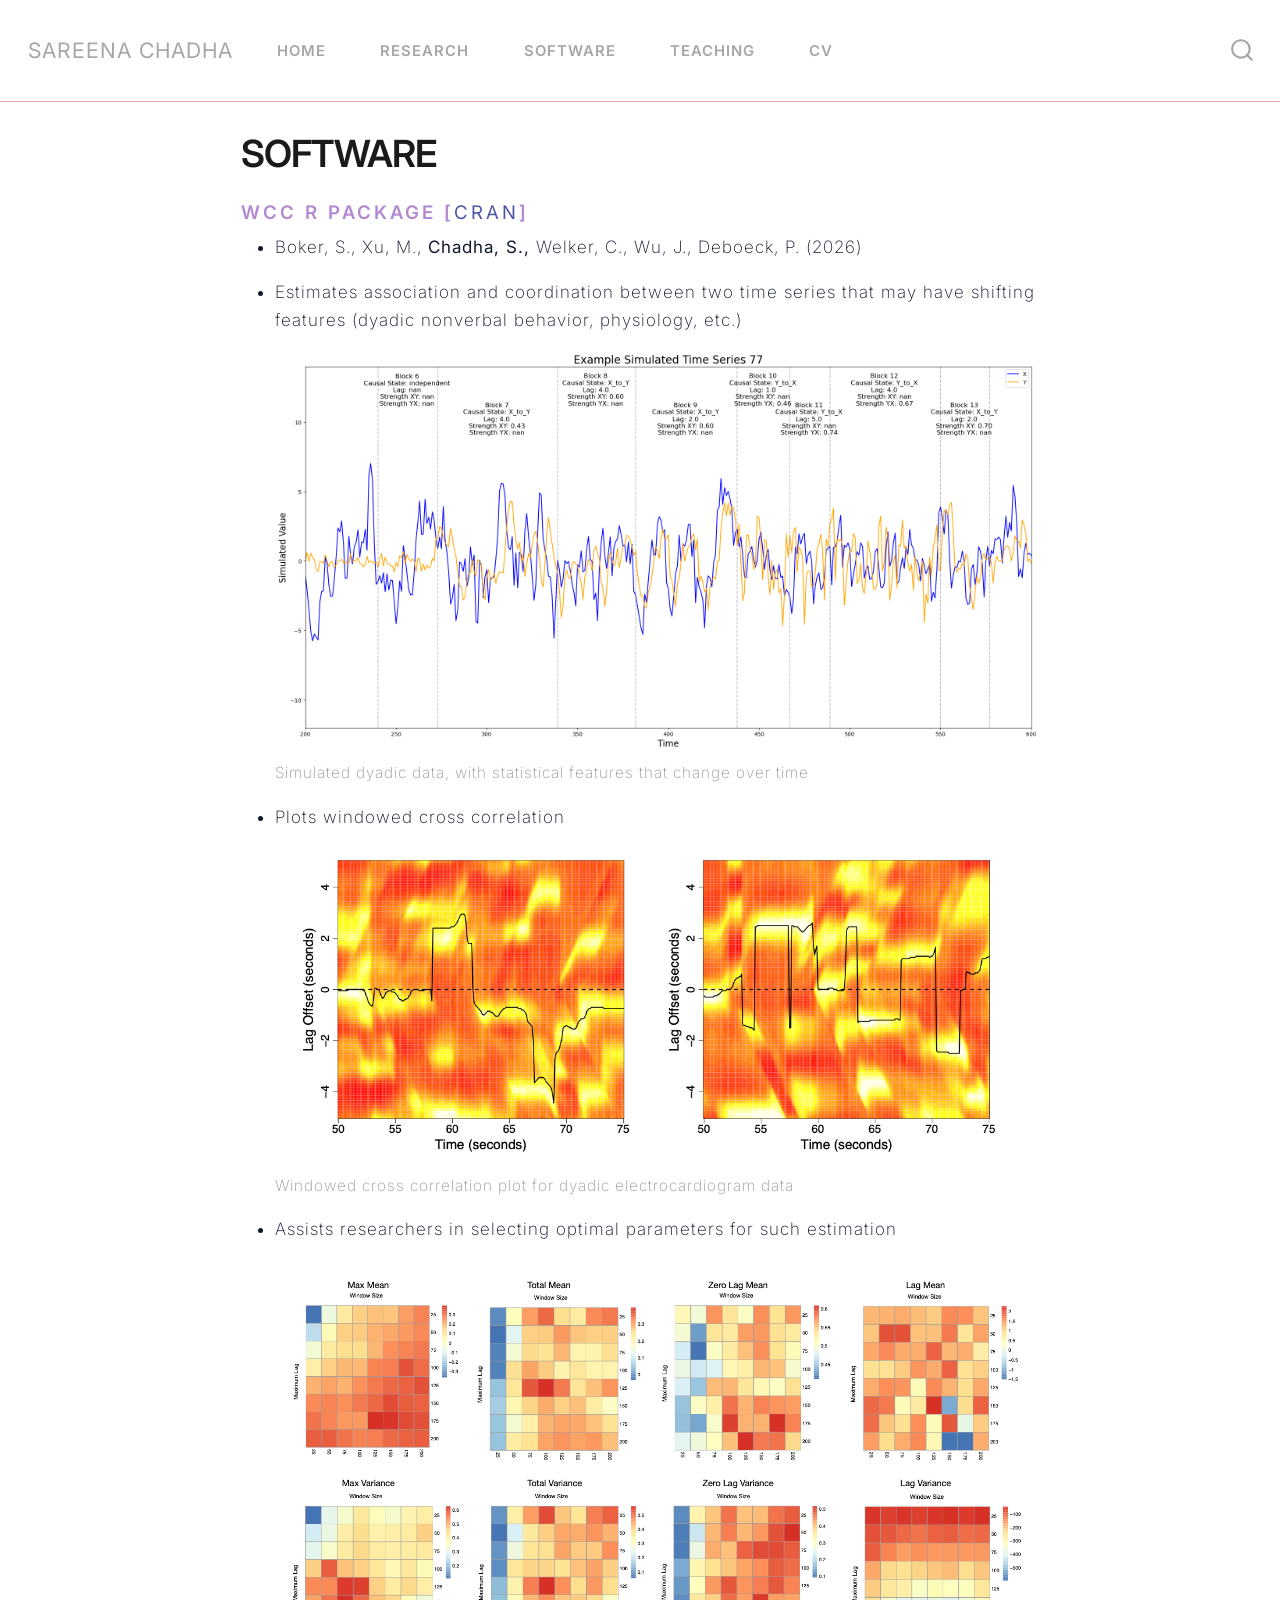
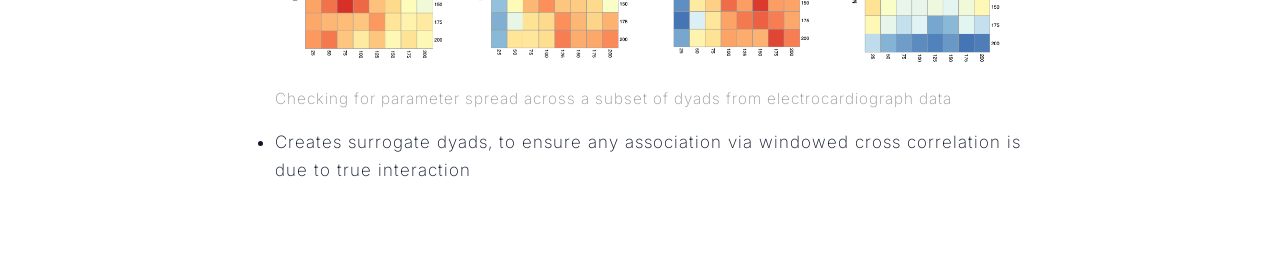
<file: docs/software.html>
<!DOCTYPE html>
<html xmlns="http://www.w3.org/1999/xhtml" lang="en" xml:lang="en"><head>

<meta charset="utf-8">
<meta name="generator" content="quarto-1.9.37">

<meta name="viewport" content="width=device-width, initial-scale=1.0, user-scalable=yes">


<title>Software – Sareena Chadha</title>
<style>
/* Default styles provided by pandoc.
** See https://pandoc.org/MANUAL.html#variables-for-html for config info.
*/
code{white-space: pre-wrap;}
span.smallcaps{font-variant: small-caps;}
div.columns{display: flex; gap: min(4vw, 1.5em);}
div.column{flex: auto; overflow-x: auto;}
div.hanging-indent{margin-left: 1.5em; text-indent: -1.5em;}
ul.task-list{list-style: none;}
ul.task-list li input[type="checkbox"] {
  width: 0.8em;
  margin: 0 0.8em 0.2em -1em; /* quarto-specific, see https://github.com/quarto-dev/quarto-cli/issues/4556 */ 
  vertical-align: middle;
}
</style>


<script src="site_libs/quarto-nav/quarto-nav.js"></script>
<script src="site_libs/quarto-nav/headroom.min.js"></script>
<script src="site_libs/clipboard/clipboard.min.js"></script>
<script src="site_libs/quarto-search/autocomplete.umd.js"></script>
<script src="site_libs/quarto-search/fuse.min.js"></script>
<script src="site_libs/quarto-search/quarto-search.js"></script>
<meta name="quarto:offset" content="./">
<script src="site_libs/quarto-html/quarto.js" type="module"></script>
<script src="site_libs/quarto-html/tabsets/tabsets.js" type="module"></script>
<script src="site_libs/quarto-html/popper.min.js"></script>
<script src="site_libs/quarto-html/tippy.umd.min.js"></script>
<script src="site_libs/quarto-html/anchor.min.js"></script>
<link href="site_libs/quarto-html/tippy.css" rel="stylesheet">
<link href="site_libs/quarto-html/quarto-syntax-highlighting-7f8f88aac4f3542376d5c11b86a4c14d.css" rel="stylesheet" id="quarto-text-highlighting-styles">
<script src="site_libs/bootstrap/bootstrap.min.js"></script>
<link href="site_libs/bootstrap/bootstrap-icons.css" rel="stylesheet">
<link href="site_libs/bootstrap/bootstrap-54ca3c8880fd8c986106ce3bf5c7adc7.min.css" rel="stylesheet" append-hash="true" id="quarto-bootstrap" data-mode="light">
<script id="quarto-search-options" type="application/json">{
  "location": "navbar",
  "copy-button": false,
  "collapse-after": 3,
  "panel-placement": "end",
  "type": "overlay",
  "limit": 50,
  "keyboard-shortcut": [
    "f",
    "/",
    "s"
  ],
  "show-item-context": false,
  "language": {
    "search-no-results-text": "No results",
    "search-matching-documents-text": "matching documents",
    "search-copy-link-title": "Copy link to search",
    "search-hide-matches-text": "Hide additional matches",
    "search-more-match-text": "more match in this document",
    "search-more-matches-text": "more matches in this document",
    "search-clear-button-title": "Clear",
    "search-text-placeholder": "",
    "search-detached-cancel-button-title": "Cancel",
    "search-submit-button-title": "Submit",
    "search-label": "Search"
  }
}</script>
<link href="https://fonts.googleapis.com/css2?family=Inter:wght@300;400;500;600&amp;display=swap" rel="stylesheet">


<link rel="stylesheet" href="styles.css">
</head>

<body class="nav-fixed fullcontent quarto-light">

<div id="quarto-search-results"></div>
  <header id="quarto-header" class="headroom fixed-top">
    <nav class="navbar navbar-expand-lg " data-bs-theme="dark">
      <div class="navbar-container container-fluid">
      <div class="navbar-brand-container mx-auto">
    <a class="navbar-brand" href="./index.html">
    <span class="navbar-title">Sareena Chadha</span>
    </a>
  </div>
            <div id="quarto-search" class="" title="Search"></div>
          <button class="navbar-toggler" type="button" data-bs-toggle="collapse" data-bs-target="#navbarCollapse" aria-controls="navbarCollapse" role="menu" aria-expanded="false" aria-label="Toggle navigation" onclick="if (window.quartoToggleHeadroom) { window.quartoToggleHeadroom(); }">
  <span class="navbar-toggler-icon"></span>
</button>
          <div class="collapse navbar-collapse" id="navbarCollapse">
            <ul class="navbar-nav navbar-nav-scroll me-auto">
  <li class="nav-item">
    <a class="nav-link" href="./index.html"> 
<span class="menu-text">Home</span></a>
  </li>  
  <li class="nav-item">
    <a class="nav-link" href="./research.html"> 
<span class="menu-text">Research</span></a>
  </li>  
  <li class="nav-item">
    <a class="nav-link active" href="./software.html" aria-current="page"> 
<span class="menu-text">Software</span></a>
  </li>  
  <li class="nav-item">
    <a class="nav-link" href="./teaching.html"> 
<span class="menu-text">Teaching</span></a>
  </li>  
  <li class="nav-item">
    <a class="nav-link" href="./cv.html"> 
<span class="menu-text">CV</span></a>
  </li>  
</ul>
          </div> <!-- /navcollapse -->
            <div class="quarto-navbar-tools">
</div>
      </div> <!-- /container-fluid -->
    </nav>
</header>
<!-- content -->
<div id="quarto-content" class="quarto-container page-columns page-rows-contents page-layout-article page-navbar">
<!-- sidebar -->
<!-- margin-sidebar -->
    
<!-- main -->
<main class="content" id="quarto-document-content">

<header id="title-block-header" class="quarto-title-block default">
<div class="quarto-title">
<h1 class="title">Software</h1>
</div>



<div class="quarto-title-meta">

    
  
    
  </div>
  


</header>


<section id="wcc-r-package-cran" class="level3">
<h3 class="anchored" data-anchor-id="wcc-r-package-cran">wcc R package [<a href="https://cran.r-project.org/package=wcc">CRAN</a>]</h3>
<ul>
<li><p>Boker, S., Xu, M., <strong>Chadha, S.,</strong> Welker, C., Wu, J., Deboeck, P. (2026)</p></li>
<li><p>Estimates association and coordination between two time series that may have shifting features (dyadic nonverbal behavior, physiology, etc.)</p>
<div class="quarto-figure quarto-figure-center">
<figure class="figure">
<p><img src="./images/software_timeseries.png" class="img-fluid figure-img"></p>
<figcaption>Simulated dyadic data, with statistical features that change over time</figcaption>
</figure>
</div></li>
<li><p>Plots windowed cross correlation</p>
<div class="quarto-figure quarto-figure-center">
<figure class="figure">
<p><img src="./images/software_wcc.png" class="img-fluid figure-img"></p>
<figcaption>Windowed cross correlation plot for dyadic electrocardiogram data</figcaption>
</figure>
</div></li>
<li><p>Assists researchers in selecting optimal parameters for such estimation</p>
<div class="quarto-figure quarto-figure-center">
<figure class="figure">
<p><img src="./images/software_heatmap.png" class="img-fluid figure-img"></p>
<figcaption>Checking for parameter spread across a subset of dyads from electrocardiograph data</figcaption>
</figure>
</div></li>
<li><p>Creates surrogate dyads, to ensure any association via windowed cross correlation is due to true interaction</p></li>
</ul>


</section>

</main> <!-- /main -->
<script id="quarto-html-after-body" type="application/javascript">
  window.document.addEventListener("DOMContentLoaded", function (event) {
    const icon = "";
    const anchorJS = new window.AnchorJS();
    anchorJS.options = {
      placement: 'right',
      icon: icon
    };
    anchorJS.add('.anchored');
    const isCodeAnnotation = (el) => {
      for (const clz of el.classList) {
        if (clz.startsWith('code-annotation-')) {                     
          return true;
        }
      }
      return false;
    }
    const onCopySuccess = function(e) {
      // button target
      const button = e.trigger;
      // don't keep focus
      button.blur();
      // flash "checked"
      button.classList.add('code-copy-button-checked');
      var currentTitle = button.getAttribute("title");
      button.setAttribute("title", "Copied!");
      let tooltip;
      if (window.bootstrap) {
        button.setAttribute("data-bs-toggle", "tooltip");
        button.setAttribute("data-bs-placement", "left");
        button.setAttribute("data-bs-title", "Copied!");
        tooltip = new bootstrap.Tooltip(button, 
          { trigger: "manual", 
            customClass: "code-copy-button-tooltip",
            offset: [0, -8]});
        tooltip.show();    
      }
      setTimeout(function() {
        if (tooltip) {
          tooltip.hide();
          button.removeAttribute("data-bs-title");
          button.removeAttribute("data-bs-toggle");
          button.removeAttribute("data-bs-placement");
        }
        button.setAttribute("title", currentTitle);
        button.classList.remove('code-copy-button-checked');
      }, 1000);
      // clear code selection
      e.clearSelection();
    }
    const getTextToCopy = function(trigger) {
      const outerScaffold = trigger.parentElement.cloneNode(true);
      const codeEl = outerScaffold.querySelector('code');
      for (const childEl of codeEl.children) {
        if (isCodeAnnotation(childEl)) {
          childEl.remove();
        }
      }
      return codeEl.innerText;
    }
    const clipboard = new window.ClipboardJS('.code-copy-button:not([data-in-quarto-modal])', {
      text: getTextToCopy
    });
    clipboard.on('success', onCopySuccess);
    if (window.document.getElementById('quarto-embedded-source-code-modal')) {
      const clipboardModal = new window.ClipboardJS('.code-copy-button[data-in-quarto-modal]', {
        text: getTextToCopy,
        container: window.document.getElementById('quarto-embedded-source-code-modal')
      });
      clipboardModal.on('success', onCopySuccess);
    }
      var localhostRegex = new RegExp(/^(?:http|https):\/\/localhost\:?[0-9]*\//);
      var mailtoRegex = new RegExp(/^mailto:/);
        var filterRegex = new RegExp('/' + window.location.host + '/');
      var isInternal = (href) => {
          return filterRegex.test(href) || localhostRegex.test(href) || mailtoRegex.test(href);
      }
      // Inspect non-navigation links and adorn them if external
     var links = window.document.querySelectorAll('a[href]:not(.nav-link):not(.navbar-brand):not(.toc-action):not(.sidebar-link):not(.sidebar-item-toggle):not(.pagination-link):not(.no-external):not([aria-hidden]):not(.dropdown-item):not(.quarto-navigation-tool):not(.about-link)');
      for (var i=0; i<links.length; i++) {
        const link = links[i];
        if (!isInternal(link.href)) {
          // undo the damage that might have been done by quarto-nav.js in the case of
          // links that we want to consider external
          if (link.dataset.originalHref !== undefined) {
            link.href = link.dataset.originalHref;
          }
        }
      }
    function tippyHover(el, contentFn, onTriggerFn, onUntriggerFn) {
      const config = {
        allowHTML: true,
        maxWidth: 500,
        delay: 100,
        arrow: false,
        appendTo: function(el) {
            return el.parentElement;
        },
        interactive: true,
        interactiveBorder: 10,
        theme: 'quarto',
        placement: 'bottom-start',
      };
      if (contentFn) {
        config.content = contentFn;
      }
      if (onTriggerFn) {
        config.onTrigger = onTriggerFn;
      }
      if (onUntriggerFn) {
        config.onUntrigger = onUntriggerFn;
      }
      window.tippy(el, config); 
    }
    const noterefs = window.document.querySelectorAll('a[role="doc-noteref"]');
    for (var i=0; i<noterefs.length; i++) {
      const ref = noterefs[i];
      tippyHover(ref, function() {
        // use id or data attribute instead here
        let href = ref.getAttribute('data-footnote-href') || ref.getAttribute('href');
        try { href = new URL(href).hash; } catch {}
        const id = href.replace(/^#\/?/, "");
        const note = window.document.getElementById(id);
        if (note) {
          return note.innerHTML;
        } else {
          return "";
        }
      });
    }
    const xrefs = window.document.querySelectorAll('a.quarto-xref');
    const processXRef = (id, note) => {
      // Strip column container classes
      const stripColumnClz = (el) => {
        el.classList.remove("page-full", "page-columns");
        if (el.children) {
          for (const child of el.children) {
            stripColumnClz(child);
          }
        }
      }
      stripColumnClz(note)
      if (id === null || id.startsWith('sec-')) {
        // Special case sections, only their first couple elements
        const container = document.createElement("div");
        if (note.children && note.children.length > 2) {
          container.appendChild(note.children[0].cloneNode(true));
          for (let i = 1; i < note.children.length; i++) {
            const child = note.children[i];
            if (child.tagName === "P" && child.innerText === "") {
              continue;
            } else {
              container.appendChild(child.cloneNode(true));
              break;
            }
          }
          if (window.Quarto?.typesetMath) {
            window.Quarto.typesetMath(container);
          }
          return container.innerHTML
        } else {
          if (window.Quarto?.typesetMath) {
            window.Quarto.typesetMath(note);
          }
          return note.innerHTML;
        }
      } else {
        // Remove any anchor links if they are present
        const anchorLink = note.querySelector('a.anchorjs-link');
        if (anchorLink) {
          anchorLink.remove();
        }
        if (window.Quarto?.typesetMath) {
          window.Quarto.typesetMath(note);
        }
        if (note.classList.contains("callout")) {
          return note.outerHTML;
        } else {
          return note.innerHTML;
        }
      }
    }
    for (var i=0; i<xrefs.length; i++) {
      const xref = xrefs[i];
      tippyHover(xref, undefined, function(instance) {
        instance.disable();
        let url = xref.getAttribute('href');
        let hash = undefined; 
        if (url.startsWith('#')) {
          hash = url;
        } else {
          try { hash = new URL(url).hash; } catch {}
        }
        if (hash) {
          const id = hash.replace(/^#\/?/, "");
          const note = window.document.getElementById(id);
          if (note !== null) {
            try {
              const html = processXRef(id, note.cloneNode(true));
              instance.setContent(html);
            } finally {
              instance.enable();
              instance.show();
            }
          } else {
            // See if we can fetch this
            fetch(url.split('#')[0])
            .then(res => res.text())
            .then(html => {
              const parser = new DOMParser();
              const htmlDoc = parser.parseFromString(html, "text/html");
              const note = htmlDoc.getElementById(id);
              if (note !== null) {
                const html = processXRef(id, note);
                instance.setContent(html);
              } 
            }).finally(() => {
              instance.enable();
              instance.show();
            });
          }
        } else {
          // See if we can fetch a full url (with no hash to target)
          // This is a special case and we should probably do some content thinning / targeting
          fetch(url)
          .then(res => res.text())
          .then(html => {
            const parser = new DOMParser();
            const htmlDoc = parser.parseFromString(html, "text/html");
            const note = htmlDoc.querySelector('main.content');
            if (note !== null) {
              // This should only happen for chapter cross references
              // (since there is no id in the URL)
              // remove the first header
              if (note.children.length > 0 && note.children[0].tagName === "HEADER") {
                note.children[0].remove();
              }
              const html = processXRef(null, note);
              instance.setContent(html);
            } 
          }).finally(() => {
            instance.enable();
            instance.show();
          });
        }
      }, function(instance) {
      });
    }
        let selectedAnnoteEl;
        const selectorForAnnotation = ( cell, annotation) => {
          let cellAttr = 'data-code-cell="' + cell + '"';
          let lineAttr = 'data-code-annotation="' +  annotation + '"';
          const selector = 'span[' + cellAttr + '][' + lineAttr + ']';
          return selector;
        }
        const selectCodeLines = (annoteEl) => {
          const doc = window.document;
          const targetCell = annoteEl.getAttribute("data-target-cell");
          const targetAnnotation = annoteEl.getAttribute("data-target-annotation");
          const annoteSpan = window.document.querySelector(selectorForAnnotation(targetCell, targetAnnotation));
          const lines = annoteSpan.getAttribute("data-code-lines").split(",");
          const lineIds = lines.map((line) => {
            return targetCell + "-" + line;
          })
          let top = null;
          let height = null;
          let parent = null;
          if (lineIds.length > 0) {
              //compute the position of the single el (top and bottom and make a div)
              const el = window.document.getElementById(lineIds[0]);
              top = el.offsetTop;
              height = el.offsetHeight;
              parent = el.parentElement.parentElement;
            if (lineIds.length > 1) {
              const lastEl = window.document.getElementById(lineIds[lineIds.length - 1]);
              const bottom = lastEl.offsetTop + lastEl.offsetHeight;
              height = bottom - top;
            }
            if (top !== null && height !== null && parent !== null) {
              // cook up a div (if necessary) and position it 
              let div = window.document.getElementById("code-annotation-line-highlight");
              if (div === null) {
                div = window.document.createElement("div");
                div.setAttribute("id", "code-annotation-line-highlight");
                div.style.position = 'absolute';
                parent.appendChild(div);
              }
              div.style.top = top - 2 + "px";
              div.style.height = height + 4 + "px";
              div.style.left = 0;
              let gutterDiv = window.document.getElementById("code-annotation-line-highlight-gutter");
              if (gutterDiv === null) {
                gutterDiv = window.document.createElement("div");
                gutterDiv.setAttribute("id", "code-annotation-line-highlight-gutter");
                gutterDiv.style.position = 'absolute';
                const codeCell = window.document.getElementById(targetCell);
                const gutter = codeCell.querySelector('.code-annotation-gutter');
                gutter.appendChild(gutterDiv);
              }
              gutterDiv.style.top = top - 2 + "px";
              gutterDiv.style.height = height + 4 + "px";
            }
            selectedAnnoteEl = annoteEl;
          }
        };
        const unselectCodeLines = () => {
          const elementsIds = ["code-annotation-line-highlight", "code-annotation-line-highlight-gutter"];
          elementsIds.forEach((elId) => {
            const div = window.document.getElementById(elId);
            if (div) {
              div.remove();
            }
          });
          selectedAnnoteEl = undefined;
        };
          // Handle positioning of the toggle
      window.addEventListener(
        "resize",
        throttle(() => {
          elRect = undefined;
          if (selectedAnnoteEl) {
            selectCodeLines(selectedAnnoteEl);
          }
        }, 10)
      );
      function throttle(fn, ms) {
      let throttle = false;
      let timer;
        return (...args) => {
          if(!throttle) { // first call gets through
              fn.apply(this, args);
              throttle = true;
          } else { // all the others get throttled
              if(timer) clearTimeout(timer); // cancel #2
              timer = setTimeout(() => {
                fn.apply(this, args);
                timer = throttle = false;
              }, ms);
          }
        };
      }
        // Attach click handler to the DT
        const annoteDls = window.document.querySelectorAll('dt[data-target-cell]');
        for (const annoteDlNode of annoteDls) {
          annoteDlNode.addEventListener('click', (event) => {
            const clickedEl = event.target;
            if (clickedEl !== selectedAnnoteEl) {
              unselectCodeLines();
              const activeEl = window.document.querySelector('dt[data-target-cell].code-annotation-active');
              if (activeEl) {
                activeEl.classList.remove('code-annotation-active');
              }
              selectCodeLines(clickedEl);
              clickedEl.classList.add('code-annotation-active');
            } else {
              // Unselect the line
              unselectCodeLines();
              clickedEl.classList.remove('code-annotation-active');
            }
          });
        }
    const findCites = (el) => {
      const parentEl = el.parentElement;
      if (parentEl) {
        const cites = parentEl.dataset.cites;
        if (cites) {
          return {
            el,
            cites: cites.split(' ')
          };
        } else {
          return findCites(el.parentElement)
        }
      } else {
        return undefined;
      }
    };
    var bibliorefs = window.document.querySelectorAll('a[role="doc-biblioref"]');
    for (var i=0; i<bibliorefs.length; i++) {
      const ref = bibliorefs[i];
      const citeInfo = findCites(ref);
      if (citeInfo) {
        tippyHover(citeInfo.el, function() {
          var popup = window.document.createElement('div');
          citeInfo.cites.forEach(function(cite) {
            var citeDiv = window.document.createElement('div');
            citeDiv.classList.add('hanging-indent');
            citeDiv.classList.add('csl-entry');
            var biblioDiv = window.document.getElementById('ref-' + cite);
            if (biblioDiv) {
              citeDiv.innerHTML = biblioDiv.innerHTML;
            }
            popup.appendChild(citeDiv);
          });
          return popup.innerHTML;
        });
      }
    }
  });
  </script>
</div> <!-- /content -->




</body></html>
</file>
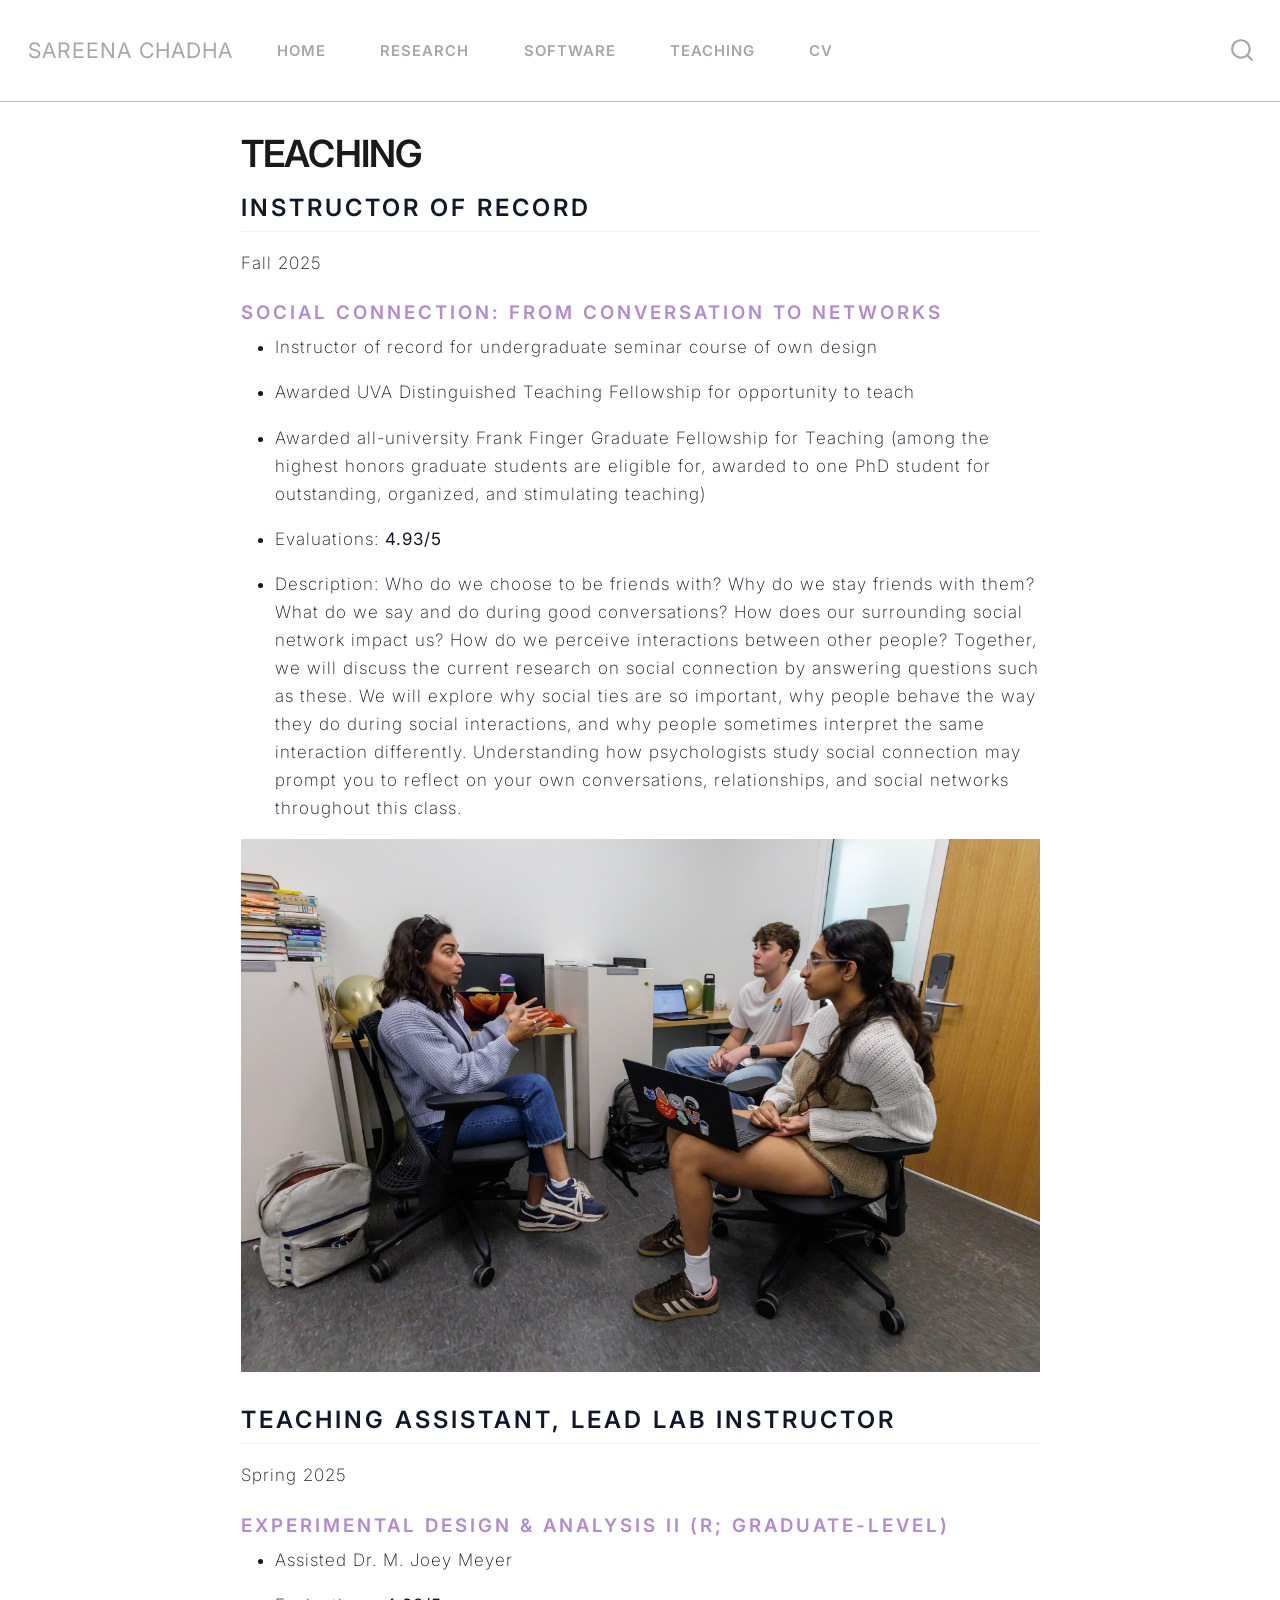
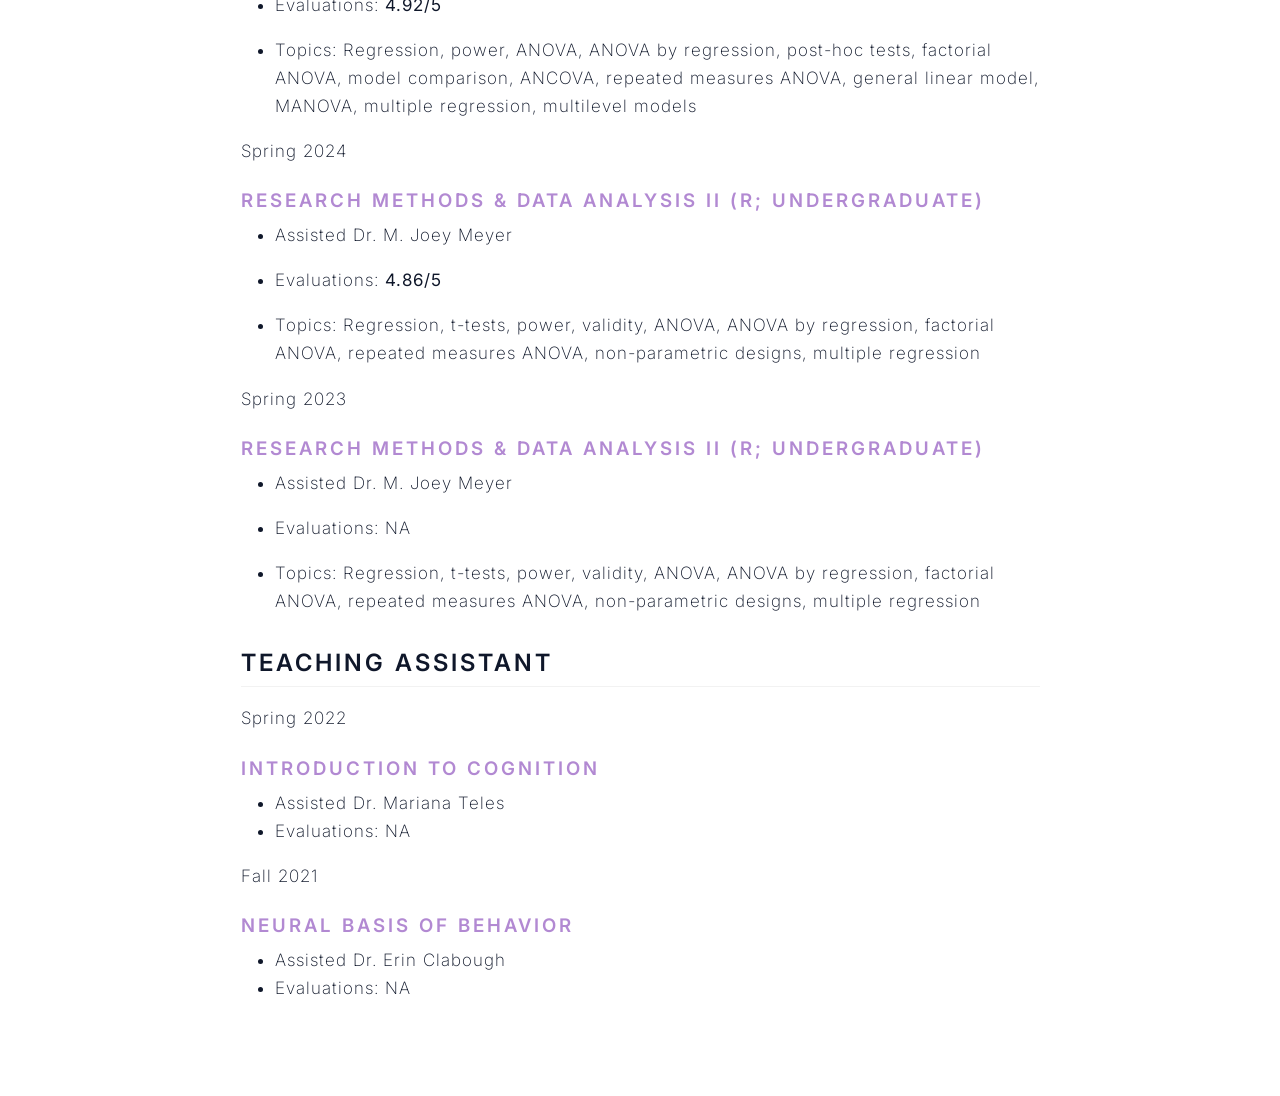
<file: docs/teaching.html>
<!DOCTYPE html>
<html xmlns="http://www.w3.org/1999/xhtml" lang="en" xml:lang="en"><head>

<meta charset="utf-8">
<meta name="generator" content="quarto-1.9.37">

<meta name="viewport" content="width=device-width, initial-scale=1.0, user-scalable=yes">


<title>Teaching – Sareena Chadha</title>
<style>
/* Default styles provided by pandoc.
** See https://pandoc.org/MANUAL.html#variables-for-html for config info.
*/
code{white-space: pre-wrap;}
span.smallcaps{font-variant: small-caps;}
div.columns{display: flex; gap: min(4vw, 1.5em);}
div.column{flex: auto; overflow-x: auto;}
div.hanging-indent{margin-left: 1.5em; text-indent: -1.5em;}
ul.task-list{list-style: none;}
ul.task-list li input[type="checkbox"] {
  width: 0.8em;
  margin: 0 0.8em 0.2em -1em; /* quarto-specific, see https://github.com/quarto-dev/quarto-cli/issues/4556 */ 
  vertical-align: middle;
}
</style>


<script src="site_libs/quarto-nav/quarto-nav.js"></script>
<script src="site_libs/quarto-nav/headroom.min.js"></script>
<script src="site_libs/clipboard/clipboard.min.js"></script>
<script src="site_libs/quarto-search/autocomplete.umd.js"></script>
<script src="site_libs/quarto-search/fuse.min.js"></script>
<script src="site_libs/quarto-search/quarto-search.js"></script>
<meta name="quarto:offset" content="./">
<script src="site_libs/quarto-html/quarto.js" type="module"></script>
<script src="site_libs/quarto-html/tabsets/tabsets.js" type="module"></script>
<script src="site_libs/quarto-html/popper.min.js"></script>
<script src="site_libs/quarto-html/tippy.umd.min.js"></script>
<script src="site_libs/quarto-html/anchor.min.js"></script>
<link href="site_libs/quarto-html/tippy.css" rel="stylesheet">
<link href="site_libs/quarto-html/quarto-syntax-highlighting-7f8f88aac4f3542376d5c11b86a4c14d.css" rel="stylesheet" id="quarto-text-highlighting-styles">
<script src="site_libs/bootstrap/bootstrap.min.js"></script>
<link href="site_libs/bootstrap/bootstrap-icons.css" rel="stylesheet">
<link href="site_libs/bootstrap/bootstrap-54ca3c8880fd8c986106ce3bf5c7adc7.min.css" rel="stylesheet" append-hash="true" id="quarto-bootstrap" data-mode="light">
<script id="quarto-search-options" type="application/json">{
  "location": "navbar",
  "copy-button": false,
  "collapse-after": 3,
  "panel-placement": "end",
  "type": "overlay",
  "limit": 50,
  "keyboard-shortcut": [
    "f",
    "/",
    "s"
  ],
  "show-item-context": false,
  "language": {
    "search-no-results-text": "No results",
    "search-matching-documents-text": "matching documents",
    "search-copy-link-title": "Copy link to search",
    "search-hide-matches-text": "Hide additional matches",
    "search-more-match-text": "more match in this document",
    "search-more-matches-text": "more matches in this document",
    "search-clear-button-title": "Clear",
    "search-text-placeholder": "",
    "search-detached-cancel-button-title": "Cancel",
    "search-submit-button-title": "Submit",
    "search-label": "Search"
  }
}</script>
<link href="https://fonts.googleapis.com/css2?family=Inter:wght@300;400;500;600&amp;display=swap" rel="stylesheet">


<link rel="stylesheet" href="styles.css">
</head>

<body class="nav-fixed fullcontent quarto-light">

<div id="quarto-search-results"></div>
  <header id="quarto-header" class="headroom fixed-top">
    <nav class="navbar navbar-expand-lg " data-bs-theme="dark">
      <div class="navbar-container container-fluid">
      <div class="navbar-brand-container mx-auto">
    <a class="navbar-brand" href="./index.html">
    <span class="navbar-title">Sareena Chadha</span>
    </a>
  </div>
            <div id="quarto-search" class="" title="Search"></div>
          <button class="navbar-toggler" type="button" data-bs-toggle="collapse" data-bs-target="#navbarCollapse" aria-controls="navbarCollapse" role="menu" aria-expanded="false" aria-label="Toggle navigation" onclick="if (window.quartoToggleHeadroom) { window.quartoToggleHeadroom(); }">
  <span class="navbar-toggler-icon"></span>
</button>
          <div class="collapse navbar-collapse" id="navbarCollapse">
            <ul class="navbar-nav navbar-nav-scroll me-auto">
  <li class="nav-item">
    <a class="nav-link" href="./index.html"> 
<span class="menu-text">Home</span></a>
  </li>  
  <li class="nav-item">
    <a class="nav-link" href="./research.html"> 
<span class="menu-text">Research</span></a>
  </li>  
  <li class="nav-item">
    <a class="nav-link" href="./software.html"> 
<span class="menu-text">Software</span></a>
  </li>  
  <li class="nav-item">
    <a class="nav-link active" href="./teaching.html" aria-current="page"> 
<span class="menu-text">Teaching</span></a>
  </li>  
  <li class="nav-item">
    <a class="nav-link" href="./cv.html"> 
<span class="menu-text">CV</span></a>
  </li>  
</ul>
          </div> <!-- /navcollapse -->
            <div class="quarto-navbar-tools">
</div>
      </div> <!-- /container-fluid -->
    </nav>
</header>
<!-- content -->
<div id="quarto-content" class="quarto-container page-columns page-rows-contents page-layout-article page-navbar">
<!-- sidebar -->
<!-- margin-sidebar -->
    
<!-- main -->
<main class="content" id="quarto-document-content">

<header id="title-block-header" class="quarto-title-block default">
<div class="quarto-title">
<h1 class="title">Teaching</h1>
</div>



<div class="quarto-title-meta">

    
  
    
  </div>
  


</header>


<section id="instructor-of-record" class="level2">
<h2 class="anchored" data-anchor-id="instructor-of-record">Instructor of record</h2>
<p>Fall 2025</p>
<section id="social-connection-from-conversation-to-networks" class="level3">
<h3 class="anchored" data-anchor-id="social-connection-from-conversation-to-networks">Social connection: From Conversation to Networks</h3>
<ul>
<li><p>Instructor of record for undergraduate seminar course of own design</p></li>
<li><p>Awarded UVA Distinguished Teaching Fellowship for opportunity to teach</p></li>
<li><p>Awarded all-university Frank Finger Graduate Fellowship for Teaching (among the highest honors graduate students are eligible for, awarded to one PhD student for outstanding, organized, and stimulating teaching)</p></li>
<li><p>Evaluations: <strong>4.93/5</strong></p></li>
<li><p>Description: Who do we choose to be friends with? Why do we stay friends with them? What do we say and do during good conversations? How does our surrounding social network impact us? How do we perceive interactions between other people? Together, we will discuss the current research on social connection by answering questions such as these. We will explore why social ties are so important, why people behave the way they do during social interactions, and why people sometimes interpret the same interaction differently. Understanding how psychologists study social connection may prompt you to reflect on your own conversations, relationships, and social networks throughout this class.</p></li>
</ul>
<p><img src="./images/teaching.jpg" class="img-fluid"></p>
</section>
</section>
<section id="teaching-assistant-lead-lab-instructor" class="level2">
<h2 class="anchored" data-anchor-id="teaching-assistant-lead-lab-instructor">Teaching assistant, lead lab instructor</h2>
<p>Spring 2025</p>
<section id="experimental-design-analysis-ii-r-graduate-level" class="level3">
<h3 class="anchored" data-anchor-id="experimental-design-analysis-ii-r-graduate-level">Experimental Design &amp; Analysis II (R; graduate-level)</h3>
<ul>
<li><p>Assisted Dr.&nbsp;M. Joey Meyer</p></li>
<li><p>Evaluations: <strong>4.92/5</strong></p></li>
<li><p>Topics: Regression, power, ANOVA, ANOVA by regression, post-hoc tests, factorial ANOVA, model comparison, ANCOVA, repeated measures ANOVA, general linear model, MANOVA, multiple regression, multilevel models</p></li>
</ul>
<p>Spring 2024</p>
</section>
<section id="research-methods-data-analysis-ii-r-undergraduate" class="level3">
<h3 class="anchored" data-anchor-id="research-methods-data-analysis-ii-r-undergraduate">Research Methods &amp; Data Analysis II (R; undergraduate)</h3>
<ul>
<li><p>Assisted Dr.&nbsp;M. Joey Meyer</p></li>
<li><p>Evaluations: <strong>4.86/5</strong></p></li>
<li><p>Topics: Regression, t-tests, power, validity, ANOVA, ANOVA by regression, factorial ANOVA, repeated measures ANOVA, non-parametric designs, multiple regression</p></li>
</ul>
<p>Spring 2023</p>
</section>
<section id="research-methods-data-analysis-ii-r-undergraduate-1" class="level3">
<h3 class="anchored" data-anchor-id="research-methods-data-analysis-ii-r-undergraduate-1">Research Methods &amp; Data Analysis II (R; undergraduate)</h3>
<ul>
<li><p>Assisted Dr.&nbsp;M. Joey Meyer</p></li>
<li><p>Evaluations: NA</p></li>
<li><p>Topics: Regression, t-tests, power, validity, ANOVA, ANOVA by regression, factorial ANOVA, repeated measures ANOVA, non-parametric designs, multiple regression</p></li>
</ul>
</section>
</section>
<section id="teaching-assistant" class="level2">
<h2 class="anchored" data-anchor-id="teaching-assistant">Teaching assistant</h2>
<p>Spring 2022</p>
<section id="introduction-to-cognition" class="level3">
<h3 class="anchored" data-anchor-id="introduction-to-cognition">Introduction to Cognition</h3>
<ul>
<li>Assisted Dr.&nbsp;Mariana Teles</li>
<li>Evaluations: NA</li>
</ul>
<p>Fall 2021</p>
</section>
<section id="neural-basis-of-behavior" class="level3">
<h3 class="anchored" data-anchor-id="neural-basis-of-behavior">Neural Basis of Behavior</h3>
<ul>
<li>Assisted Dr.&nbsp;Erin Clabough</li>
<li>Evaluations: NA</li>
</ul>


</section>
</section>

</main> <!-- /main -->
<script id="quarto-html-after-body" type="application/javascript">
  window.document.addEventListener("DOMContentLoaded", function (event) {
    const icon = "";
    const anchorJS = new window.AnchorJS();
    anchorJS.options = {
      placement: 'right',
      icon: icon
    };
    anchorJS.add('.anchored');
    const isCodeAnnotation = (el) => {
      for (const clz of el.classList) {
        if (clz.startsWith('code-annotation-')) {                     
          return true;
        }
      }
      return false;
    }
    const onCopySuccess = function(e) {
      // button target
      const button = e.trigger;
      // don't keep focus
      button.blur();
      // flash "checked"
      button.classList.add('code-copy-button-checked');
      var currentTitle = button.getAttribute("title");
      button.setAttribute("title", "Copied!");
      let tooltip;
      if (window.bootstrap) {
        button.setAttribute("data-bs-toggle", "tooltip");
        button.setAttribute("data-bs-placement", "left");
        button.setAttribute("data-bs-title", "Copied!");
        tooltip = new bootstrap.Tooltip(button, 
          { trigger: "manual", 
            customClass: "code-copy-button-tooltip",
            offset: [0, -8]});
        tooltip.show();    
      }
      setTimeout(function() {
        if (tooltip) {
          tooltip.hide();
          button.removeAttribute("data-bs-title");
          button.removeAttribute("data-bs-toggle");
          button.removeAttribute("data-bs-placement");
        }
        button.setAttribute("title", currentTitle);
        button.classList.remove('code-copy-button-checked');
      }, 1000);
      // clear code selection
      e.clearSelection();
    }
    const getTextToCopy = function(trigger) {
      const outerScaffold = trigger.parentElement.cloneNode(true);
      const codeEl = outerScaffold.querySelector('code');
      for (const childEl of codeEl.children) {
        if (isCodeAnnotation(childEl)) {
          childEl.remove();
        }
      }
      return codeEl.innerText;
    }
    const clipboard = new window.ClipboardJS('.code-copy-button:not([data-in-quarto-modal])', {
      text: getTextToCopy
    });
    clipboard.on('success', onCopySuccess);
    if (window.document.getElementById('quarto-embedded-source-code-modal')) {
      const clipboardModal = new window.ClipboardJS('.code-copy-button[data-in-quarto-modal]', {
        text: getTextToCopy,
        container: window.document.getElementById('quarto-embedded-source-code-modal')
      });
      clipboardModal.on('success', onCopySuccess);
    }
      var localhostRegex = new RegExp(/^(?:http|https):\/\/localhost\:?[0-9]*\//);
      var mailtoRegex = new RegExp(/^mailto:/);
        var filterRegex = new RegExp('/' + window.location.host + '/');
      var isInternal = (href) => {
          return filterRegex.test(href) || localhostRegex.test(href) || mailtoRegex.test(href);
      }
      // Inspect non-navigation links and adorn them if external
     var links = window.document.querySelectorAll('a[href]:not(.nav-link):not(.navbar-brand):not(.toc-action):not(.sidebar-link):not(.sidebar-item-toggle):not(.pagination-link):not(.no-external):not([aria-hidden]):not(.dropdown-item):not(.quarto-navigation-tool):not(.about-link)');
      for (var i=0; i<links.length; i++) {
        const link = links[i];
        if (!isInternal(link.href)) {
          // undo the damage that might have been done by quarto-nav.js in the case of
          // links that we want to consider external
          if (link.dataset.originalHref !== undefined) {
            link.href = link.dataset.originalHref;
          }
        }
      }
    function tippyHover(el, contentFn, onTriggerFn, onUntriggerFn) {
      const config = {
        allowHTML: true,
        maxWidth: 500,
        delay: 100,
        arrow: false,
        appendTo: function(el) {
            return el.parentElement;
        },
        interactive: true,
        interactiveBorder: 10,
        theme: 'quarto',
        placement: 'bottom-start',
      };
      if (contentFn) {
        config.content = contentFn;
      }
      if (onTriggerFn) {
        config.onTrigger = onTriggerFn;
      }
      if (onUntriggerFn) {
        config.onUntrigger = onUntriggerFn;
      }
      window.tippy(el, config); 
    }
    const noterefs = window.document.querySelectorAll('a[role="doc-noteref"]');
    for (var i=0; i<noterefs.length; i++) {
      const ref = noterefs[i];
      tippyHover(ref, function() {
        // use id or data attribute instead here
        let href = ref.getAttribute('data-footnote-href') || ref.getAttribute('href');
        try { href = new URL(href).hash; } catch {}
        const id = href.replace(/^#\/?/, "");
        const note = window.document.getElementById(id);
        if (note) {
          return note.innerHTML;
        } else {
          return "";
        }
      });
    }
    const xrefs = window.document.querySelectorAll('a.quarto-xref');
    const processXRef = (id, note) => {
      // Strip column container classes
      const stripColumnClz = (el) => {
        el.classList.remove("page-full", "page-columns");
        if (el.children) {
          for (const child of el.children) {
            stripColumnClz(child);
          }
        }
      }
      stripColumnClz(note)
      if (id === null || id.startsWith('sec-')) {
        // Special case sections, only their first couple elements
        const container = document.createElement("div");
        if (note.children && note.children.length > 2) {
          container.appendChild(note.children[0].cloneNode(true));
          for (let i = 1; i < note.children.length; i++) {
            const child = note.children[i];
            if (child.tagName === "P" && child.innerText === "") {
              continue;
            } else {
              container.appendChild(child.cloneNode(true));
              break;
            }
          }
          if (window.Quarto?.typesetMath) {
            window.Quarto.typesetMath(container);
          }
          return container.innerHTML
        } else {
          if (window.Quarto?.typesetMath) {
            window.Quarto.typesetMath(note);
          }
          return note.innerHTML;
        }
      } else {
        // Remove any anchor links if they are present
        const anchorLink = note.querySelector('a.anchorjs-link');
        if (anchorLink) {
          anchorLink.remove();
        }
        if (window.Quarto?.typesetMath) {
          window.Quarto.typesetMath(note);
        }
        if (note.classList.contains("callout")) {
          return note.outerHTML;
        } else {
          return note.innerHTML;
        }
      }
    }
    for (var i=0; i<xrefs.length; i++) {
      const xref = xrefs[i];
      tippyHover(xref, undefined, function(instance) {
        instance.disable();
        let url = xref.getAttribute('href');
        let hash = undefined; 
        if (url.startsWith('#')) {
          hash = url;
        } else {
          try { hash = new URL(url).hash; } catch {}
        }
        if (hash) {
          const id = hash.replace(/^#\/?/, "");
          const note = window.document.getElementById(id);
          if (note !== null) {
            try {
              const html = processXRef(id, note.cloneNode(true));
              instance.setContent(html);
            } finally {
              instance.enable();
              instance.show();
            }
          } else {
            // See if we can fetch this
            fetch(url.split('#')[0])
            .then(res => res.text())
            .then(html => {
              const parser = new DOMParser();
              const htmlDoc = parser.parseFromString(html, "text/html");
              const note = htmlDoc.getElementById(id);
              if (note !== null) {
                const html = processXRef(id, note);
                instance.setContent(html);
              } 
            }).finally(() => {
              instance.enable();
              instance.show();
            });
          }
        } else {
          // See if we can fetch a full url (with no hash to target)
          // This is a special case and we should probably do some content thinning / targeting
          fetch(url)
          .then(res => res.text())
          .then(html => {
            const parser = new DOMParser();
            const htmlDoc = parser.parseFromString(html, "text/html");
            const note = htmlDoc.querySelector('main.content');
            if (note !== null) {
              // This should only happen for chapter cross references
              // (since there is no id in the URL)
              // remove the first header
              if (note.children.length > 0 && note.children[0].tagName === "HEADER") {
                note.children[0].remove();
              }
              const html = processXRef(null, note);
              instance.setContent(html);
            } 
          }).finally(() => {
            instance.enable();
            instance.show();
          });
        }
      }, function(instance) {
      });
    }
        let selectedAnnoteEl;
        const selectorForAnnotation = ( cell, annotation) => {
          let cellAttr = 'data-code-cell="' + cell + '"';
          let lineAttr = 'data-code-annotation="' +  annotation + '"';
          const selector = 'span[' + cellAttr + '][' + lineAttr + ']';
          return selector;
        }
        const selectCodeLines = (annoteEl) => {
          const doc = window.document;
          const targetCell = annoteEl.getAttribute("data-target-cell");
          const targetAnnotation = annoteEl.getAttribute("data-target-annotation");
          const annoteSpan = window.document.querySelector(selectorForAnnotation(targetCell, targetAnnotation));
          const lines = annoteSpan.getAttribute("data-code-lines").split(",");
          const lineIds = lines.map((line) => {
            return targetCell + "-" + line;
          })
          let top = null;
          let height = null;
          let parent = null;
          if (lineIds.length > 0) {
              //compute the position of the single el (top and bottom and make a div)
              const el = window.document.getElementById(lineIds[0]);
              top = el.offsetTop;
              height = el.offsetHeight;
              parent = el.parentElement.parentElement;
            if (lineIds.length > 1) {
              const lastEl = window.document.getElementById(lineIds[lineIds.length - 1]);
              const bottom = lastEl.offsetTop + lastEl.offsetHeight;
              height = bottom - top;
            }
            if (top !== null && height !== null && parent !== null) {
              // cook up a div (if necessary) and position it 
              let div = window.document.getElementById("code-annotation-line-highlight");
              if (div === null) {
                div = window.document.createElement("div");
                div.setAttribute("id", "code-annotation-line-highlight");
                div.style.position = 'absolute';
                parent.appendChild(div);
              }
              div.style.top = top - 2 + "px";
              div.style.height = height + 4 + "px";
              div.style.left = 0;
              let gutterDiv = window.document.getElementById("code-annotation-line-highlight-gutter");
              if (gutterDiv === null) {
                gutterDiv = window.document.createElement("div");
                gutterDiv.setAttribute("id", "code-annotation-line-highlight-gutter");
                gutterDiv.style.position = 'absolute';
                const codeCell = window.document.getElementById(targetCell);
                const gutter = codeCell.querySelector('.code-annotation-gutter');
                gutter.appendChild(gutterDiv);
              }
              gutterDiv.style.top = top - 2 + "px";
              gutterDiv.style.height = height + 4 + "px";
            }
            selectedAnnoteEl = annoteEl;
          }
        };
        const unselectCodeLines = () => {
          const elementsIds = ["code-annotation-line-highlight", "code-annotation-line-highlight-gutter"];
          elementsIds.forEach((elId) => {
            const div = window.document.getElementById(elId);
            if (div) {
              div.remove();
            }
          });
          selectedAnnoteEl = undefined;
        };
          // Handle positioning of the toggle
      window.addEventListener(
        "resize",
        throttle(() => {
          elRect = undefined;
          if (selectedAnnoteEl) {
            selectCodeLines(selectedAnnoteEl);
          }
        }, 10)
      );
      function throttle(fn, ms) {
      let throttle = false;
      let timer;
        return (...args) => {
          if(!throttle) { // first call gets through
              fn.apply(this, args);
              throttle = true;
          } else { // all the others get throttled
              if(timer) clearTimeout(timer); // cancel #2
              timer = setTimeout(() => {
                fn.apply(this, args);
                timer = throttle = false;
              }, ms);
          }
        };
      }
        // Attach click handler to the DT
        const annoteDls = window.document.querySelectorAll('dt[data-target-cell]');
        for (const annoteDlNode of annoteDls) {
          annoteDlNode.addEventListener('click', (event) => {
            const clickedEl = event.target;
            if (clickedEl !== selectedAnnoteEl) {
              unselectCodeLines();
              const activeEl = window.document.querySelector('dt[data-target-cell].code-annotation-active');
              if (activeEl) {
                activeEl.classList.remove('code-annotation-active');
              }
              selectCodeLines(clickedEl);
              clickedEl.classList.add('code-annotation-active');
            } else {
              // Unselect the line
              unselectCodeLines();
              clickedEl.classList.remove('code-annotation-active');
            }
          });
        }
    const findCites = (el) => {
      const parentEl = el.parentElement;
      if (parentEl) {
        const cites = parentEl.dataset.cites;
        if (cites) {
          return {
            el,
            cites: cites.split(' ')
          };
        } else {
          return findCites(el.parentElement)
        }
      } else {
        return undefined;
      }
    };
    var bibliorefs = window.document.querySelectorAll('a[role="doc-biblioref"]');
    for (var i=0; i<bibliorefs.length; i++) {
      const ref = bibliorefs[i];
      const citeInfo = findCites(ref);
      if (citeInfo) {
        tippyHover(citeInfo.el, function() {
          var popup = window.document.createElement('div');
          citeInfo.cites.forEach(function(cite) {
            var citeDiv = window.document.createElement('div');
            citeDiv.classList.add('hanging-indent');
            citeDiv.classList.add('csl-entry');
            var biblioDiv = window.document.getElementById('ref-' + cite);
            if (biblioDiv) {
              citeDiv.innerHTML = biblioDiv.innerHTML;
            }
            popup.appendChild(citeDiv);
          });
          return popup.innerHTML;
        });
      }
    }
  });
  </script>
</div> <!-- /content -->




</body></html>
</file>
<file: docs/site_libs/quarto-html/tippy.css>
.tippy-box[data-animation=fade][data-state=hidden]{opacity:0}[data-tippy-root]{max-width:calc(100vw - 10px)}.tippy-box{position:relative;background-color:#333;color:#fff;border-radius:4px;font-size:14px;line-height:1.4;white-space:normal;outline:0;transition-property:transform,visibility,opacity}.tippy-box[data-placement^=top]>.tippy-arrow{bottom:0}.tippy-box[data-placement^=top]>.tippy-arrow:before{bottom:-7px;left:0;border-width:8px 8px 0;border-top-color:initial;transform-origin:center top}.tippy-box[data-placement^=bottom]>.tippy-arrow{top:0}.tippy-box[data-placement^=bottom]>.tippy-arrow:before{top:-7px;left:0;border-width:0 8px 8px;border-bottom-color:initial;transform-origin:center bottom}.tippy-box[data-placement^=left]>.tippy-arrow{right:0}.tippy-box[data-placement^=left]>.tippy-arrow:before{border-width:8px 0 8px 8px;border-left-color:initial;right:-7px;transform-origin:center left}.tippy-box[data-placement^=right]>.tippy-arrow{left:0}.tippy-box[data-placement^=right]>.tippy-arrow:before{left:-7px;border-width:8px 8px 8px 0;border-right-color:initial;transform-origin:center right}.tippy-box[data-inertia][data-state=visible]{transition-timing-function:cubic-bezier(.54,1.5,.38,1.11)}.tippy-arrow{width:16px;height:16px;color:#333}.tippy-arrow:before{content:"";position:absolute;border-color:transparent;border-style:solid}.tippy-content{position:relative;padding:5px 9px;z-index:1}
</file>
<file: docs/site_libs/quarto-html/quarto-syntax-highlighting-7f8f88aac4f3542376d5c11b86a4c14d.css>
/* quarto syntax highlight colors */
:root {
  --quarto-hl-ot-color: #003B4F;
  --quarto-hl-at-color: #657422;
  --quarto-hl-ss-color: #20794D;
  --quarto-hl-an-color: #5E5E5E;
  --quarto-hl-fu-color: #4758AB;
  --quarto-hl-st-color: #20794D;
  --quarto-hl-cf-color: #003B4F;
  --quarto-hl-op-color: #5E5E5E;
  --quarto-hl-er-color: #AD0000;
  --quarto-hl-bn-color: #AD0000;
  --quarto-hl-al-color: #AD0000;
  --quarto-hl-va-color: #111111;
  --quarto-hl-bu-color: inherit;
  --quarto-hl-ex-color: inherit;
  --quarto-hl-pp-color: #AD0000;
  --quarto-hl-in-color: #5E5E5E;
  --quarto-hl-vs-color: #20794D;
  --quarto-hl-wa-color: #5E5E5E;
  --quarto-hl-do-color: #5E5E5E;
  --quarto-hl-im-color: #00769E;
  --quarto-hl-ch-color: #20794D;
  --quarto-hl-dt-color: #AD0000;
  --quarto-hl-fl-color: #AD0000;
  --quarto-hl-co-color: #5E5E5E;
  --quarto-hl-cv-color: #5E5E5E;
  --quarto-hl-cn-color: #8f5902;
  --quarto-hl-sc-color: #5E5E5E;
  --quarto-hl-dv-color: #AD0000;
  --quarto-hl-kw-color: #003B4F;
}

/* other quarto variables */
:root {
  --quarto-font-monospace: SFMono-Regular, Menlo, Monaco, Consolas, "Liberation Mono", "Courier New", monospace;
}

/* syntax highlight based on Pandoc's rules */
pre > code.sourceCode > span {
  color: #003B4F;
}

code.sourceCode > span {
  color: #003B4F;
}

div.sourceCode,
div.sourceCode pre.sourceCode {
  color: #003B4F;
}

/* Normal */
code span {
  color: #003B4F;
}

/* Alert */
code span.al {
  color: #AD0000;
  font-style: inherit;
}

/* Annotation */
code span.an {
  color: #5E5E5E;
  font-style: inherit;
}

/* Attribute */
code span.at {
  color: #657422;
  font-style: inherit;
}

/* BaseN */
code span.bn {
  color: #AD0000;
  font-style: inherit;
}

/* BuiltIn */
code span.bu {
  font-style: inherit;
}

/* ControlFlow */
code span.cf {
  color: #003B4F;
  font-weight: bold;
  font-style: inherit;
}

/* Char */
code span.ch {
  color: #20794D;
  font-style: inherit;
}

/* Constant */
code span.cn {
  color: #8f5902;
  font-style: inherit;
}

/* Comment */
code span.co {
  color: #5E5E5E;
  font-style: inherit;
}

/* CommentVar */
code span.cv {
  color: #5E5E5E;
  font-style: italic;
}

/* Documentation */
code span.do {
  color: #5E5E5E;
  font-style: italic;
}

/* DataType */
code span.dt {
  color: #AD0000;
  font-style: inherit;
}

/* DecVal */
code span.dv {
  color: #AD0000;
  font-style: inherit;
}

/* Error */
code span.er {
  color: #AD0000;
  font-style: inherit;
}

/* Extension */
code span.ex {
  font-style: inherit;
}

/* Float */
code span.fl {
  color: #AD0000;
  font-style: inherit;
}

/* Function */
code span.fu {
  color: #4758AB;
  font-style: inherit;
}

/* Import */
code span.im {
  color: #00769E;
  font-style: inherit;
}

/* Information */
code span.in {
  color: #5E5E5E;
  font-style: inherit;
}

/* Keyword */
code span.kw {
  color: #003B4F;
  font-weight: bold;
  font-style: inherit;
}

/* Operator */
code span.op {
  color: #5E5E5E;
  font-style: inherit;
}

/* Other */
code span.ot {
  color: #003B4F;
  font-style: inherit;
}

/* Preprocessor */
code span.pp {
  color: #AD0000;
  font-style: inherit;
}

/* SpecialChar */
code span.sc {
  color: #5E5E5E;
  font-style: inherit;
}

/* SpecialString */
code span.ss {
  color: #20794D;
  font-style: inherit;
}

/* String */
code span.st {
  color: #20794D;
  font-style: inherit;
}

/* Variable */
code span.va {
  color: #111111;
  font-style: inherit;
}

/* VerbatimString */
code span.vs {
  color: #20794D;
  font-style: inherit;
}

/* Warning */
code span.wa {
  color: #5E5E5E;
  font-style: italic;
}

.prevent-inlining {
  content: "</";
}

/*# sourceMappingURL=789ad8cd35626ba772517505b42a116e.css.map */
</file>
<file: docs/styles.css>
/* css styles */

/* --- Root variables (easy theming) --- */
:root {
  --bg: white;              
  --text: #0f172a;          
  --muted: #AA7DCE;          
  --accent: #3B429F;         
  --accent-light: #A8577E;
  --card: white;
  --border: #F4A5AE;
}

/* --- Global layout --- */
body {
  font-family: "Inter", "Helvetica Neue", Arial, sans-serif;
  background-color: var(--bg);
  color: var(--text);
  line-height: 1.65;
  margin: 0;
}



/* Center content like modern academic sites */
.container {
  max-width: 1400px !important;
}

/* --- Headings --- */
h1 {
  font-size: 2.2rem;
  letter-spacing: -0.02em;
  margin-bottom: 0.5rem;
}

h2 {
  font-size: 1.4rem;
  margin-top: 2rem;
  color: var(--text);
}

h3 {
  font-size: 1.1rem;
  color: var(--muted);
}

/* --- Links --- */
a {
  color: var(--accent);
  text-decoration: none;
  transition: all 0.2s ease;
}

a:hover {
  color: var(--accent-light);
  text-decoration: underline;
}

/* --- Navbar (Quarto-specific) --- */
.navbar {
  background: rgba(255, 255, 255, 0.8);
  backdrop-filter: blur(10px);
  border-bottom: 1px solid var(--border);
}

/* --- Cards (for CV sections, publications, etc.) --- */
.card {
  background: var(--card);
  border: 1px solid var(--border);
  border-radius: 14px;
  padding: 1.2rem 1.5rem;
  margin: 1rem 0;
  box-shadow: 0 1px 2px rgba(0,0,0,0.04);
}

/* --- Subtle hover effect for sections --- */
.card:hover {
  transform: translateY(-2px);
  transition: all 0.2s ease;
  box-shadow: 0 4px 12px rgba(0,0,0,0.06);
}

/* --- Buttons (if you use any) --- */
button, .btn {
  background: var(--accent);
  color: white;
  border: none;
  padding: 0.6rem 1rem;
  border-radius: 10px;
  cursor: pointer;
}

button:hover {
  background: var(--accent-light);
}

/* --- Subtle typography hierarchy --- */
p {
  color: var(--text);
}

small, .muted {
  color: var(--muted);
}
</file>
